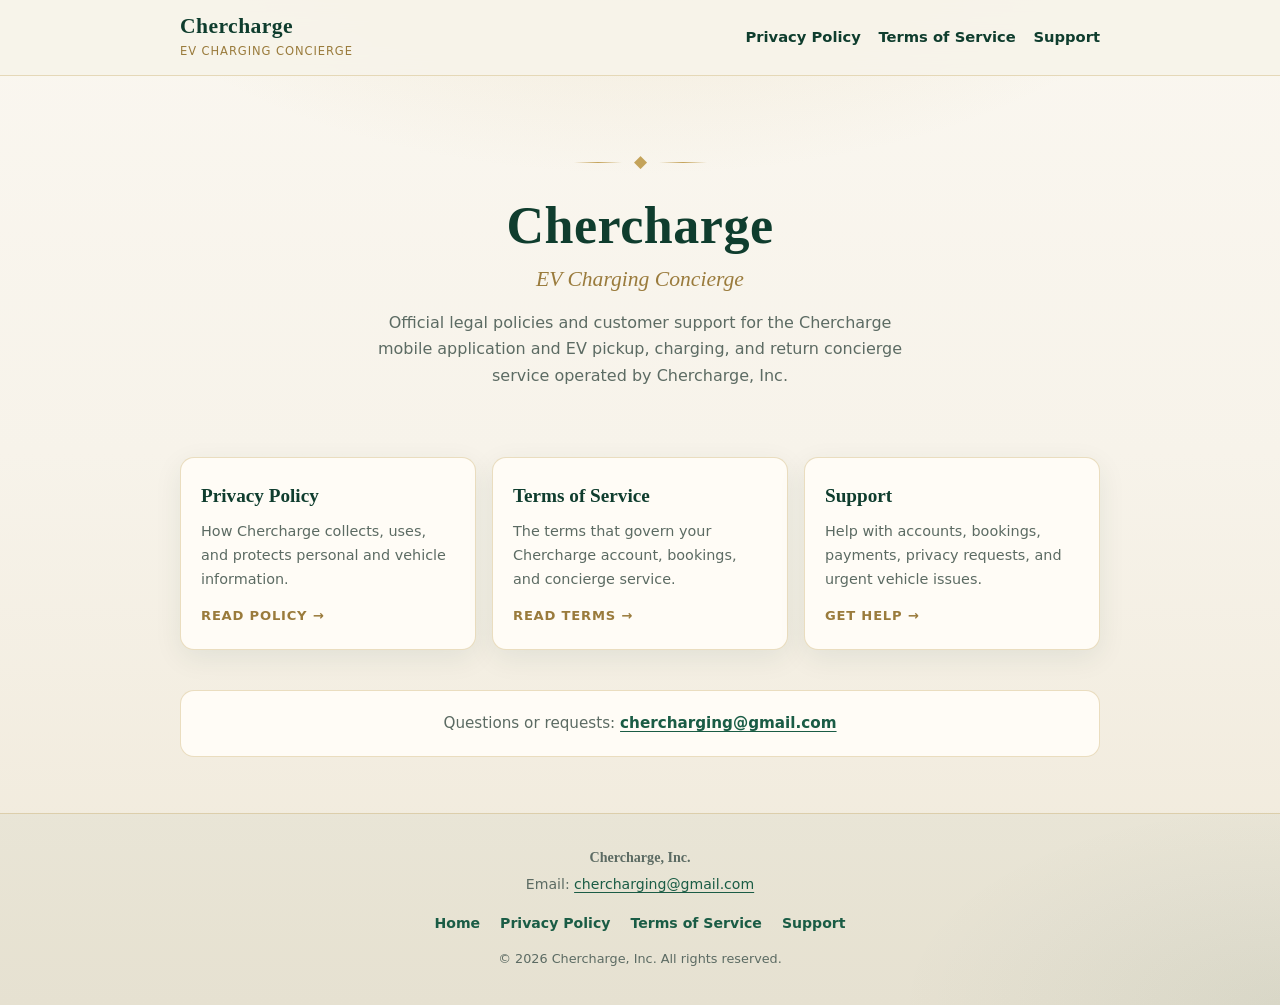
<file: index.html>
<!DOCTYPE html>
<html lang="en">
<head>
  <meta charset="utf-8">
  <meta name="viewport" content="width=device-width, initial-scale=1">
  <meta name="description" content="Chercharge legal and support portal — Privacy Policy, Terms of Service, and customer support for the EV charging concierge app.">
  <title>Chercharge — Legal &amp; Support</title>
  <link rel="stylesheet" href="css/styles.css">
</head>
<body>
  <header class="site-header">
    <div class="header-inner">
      <a class="brand" href="./">
        <span class="brand-name">Chercharge</span>
        <span class="brand-tag">EV Charging Concierge</span>
      </a>
      <nav class="nav" aria-label="Primary">
        <a href="privacy/">Privacy Policy</a>
        <a href="terms/">Terms of Service</a>
        <a href="support/">Support</a>
      </nav>
    </div>
  </header>

  <main class="home">
    <section class="hero">
      <div class="hero-ornament" aria-hidden="true">◆</div>
      <h1>Chercharge</h1>
      <p class="subtitle">EV Charging Concierge</p>
      <p class="lede">
        Official legal policies and customer support for the Chercharge mobile application
        and EV pickup, charging, and return concierge service operated by Chercharge, Inc.
      </p>
    </section>

    <section class="portal-cards" aria-label="Legal and support pages">
      <a class="portal-card" href="privacy/">
        <h2>Privacy Policy</h2>
        <p>How Chercharge collects, uses, and protects personal and vehicle information.</p>
        <span class="card-cta">Read policy →</span>
      </a>
      <a class="portal-card" href="terms/">
        <h2>Terms of Service</h2>
        <p>The terms that govern your Chercharge account, bookings, and concierge service.</p>
        <span class="card-cta">Read terms →</span>
      </a>
      <a class="portal-card" href="support/">
        <h2>Support</h2>
        <p>Help with accounts, bookings, payments, privacy requests, and urgent vehicle issues.</p>
        <span class="card-cta">Get help →</span>
      </a>
    </section>

    <aside class="home-note">
      <p>
        Questions or requests:
        <a href="mailto:chercharging@gmail.com">chercharging@gmail.com</a>
      </p>
    </aside>
  </main>

  <footer class="site-footer">
    <div class="footer-inner">
      <p class="footer-brand">Chercharge, Inc.</p>
      <p>Email: <a href="mailto:chercharging@gmail.com">chercharging@gmail.com</a></p>
      <nav class="footer-nav" aria-label="Footer">
        <a href="./">Home</a>
        <a href="privacy/">Privacy Policy</a>
        <a href="terms/">Terms of Service</a>
        <a href="support/">Support</a>
      </nav>
      <p class="footer-copy">© 2026 Chercharge, Inc. All rights reserved.</p>
    </div>
  </footer>
</body>
</html>
</file>
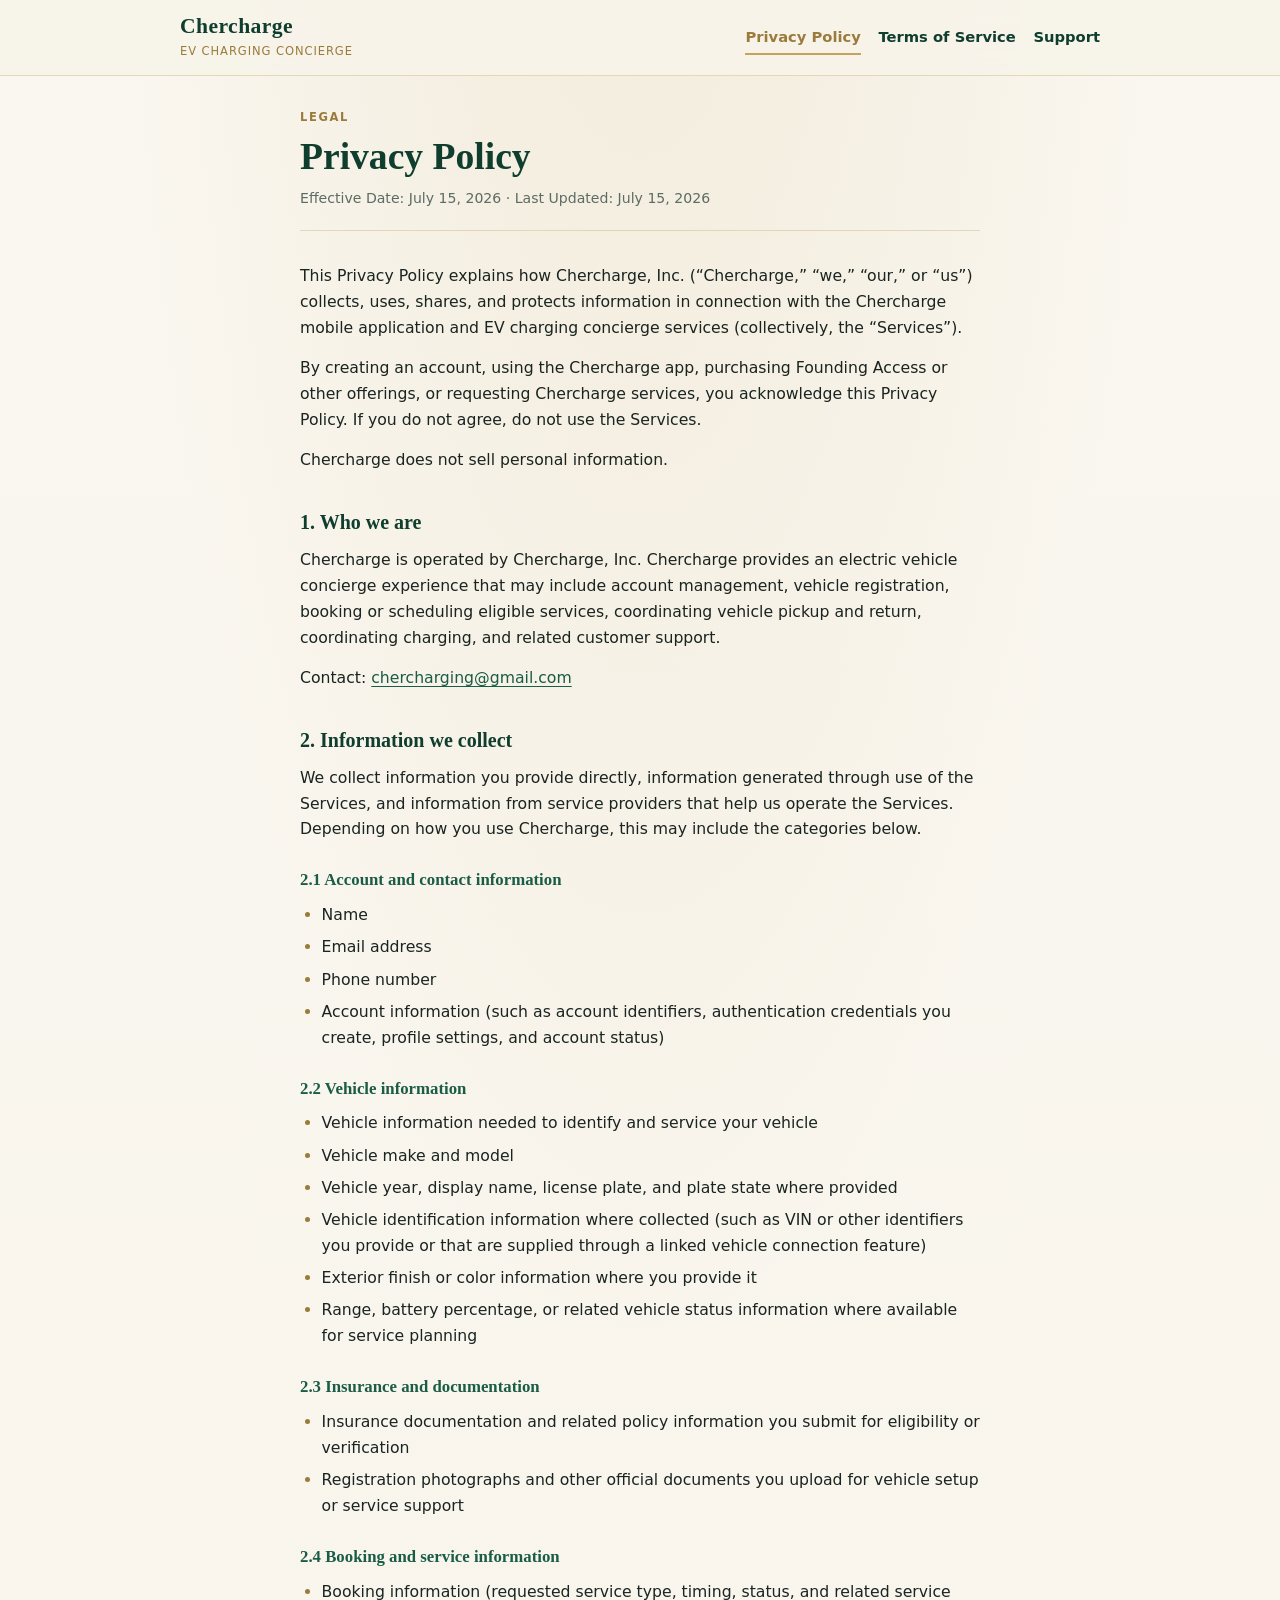
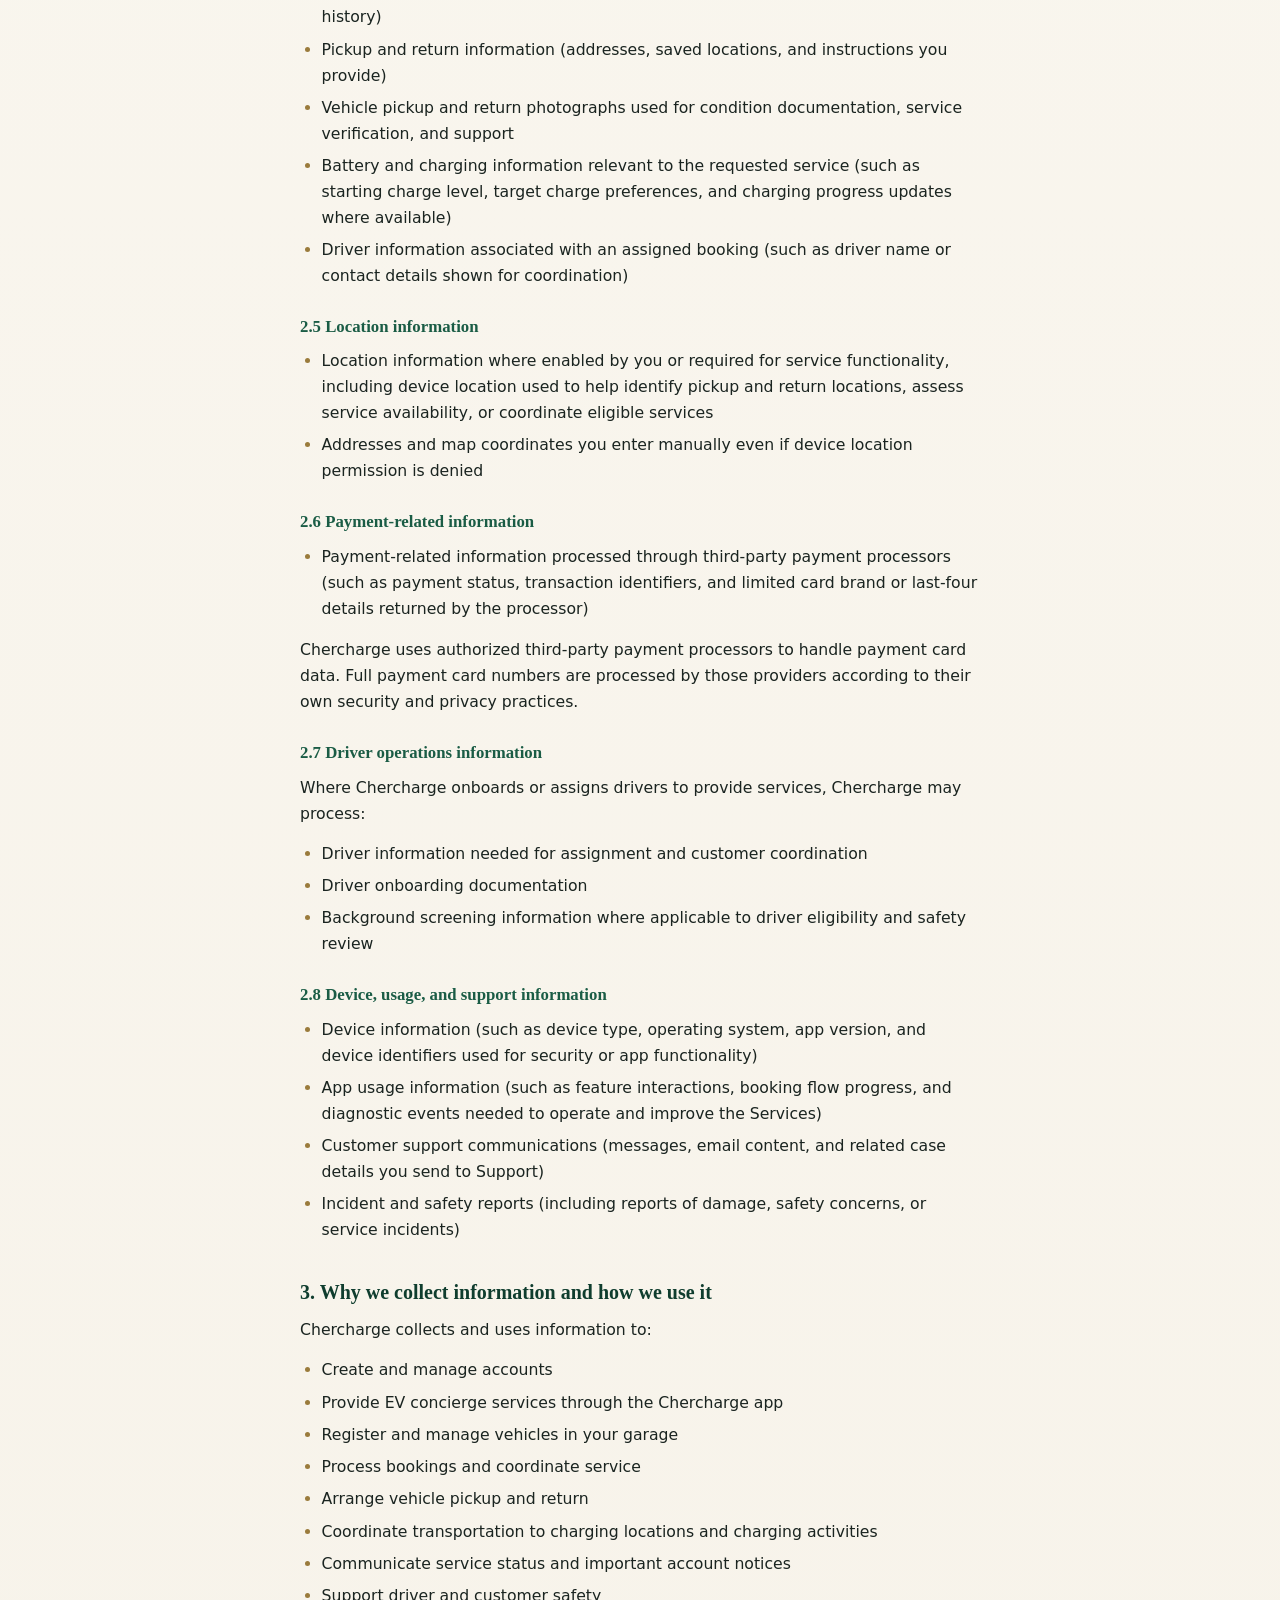
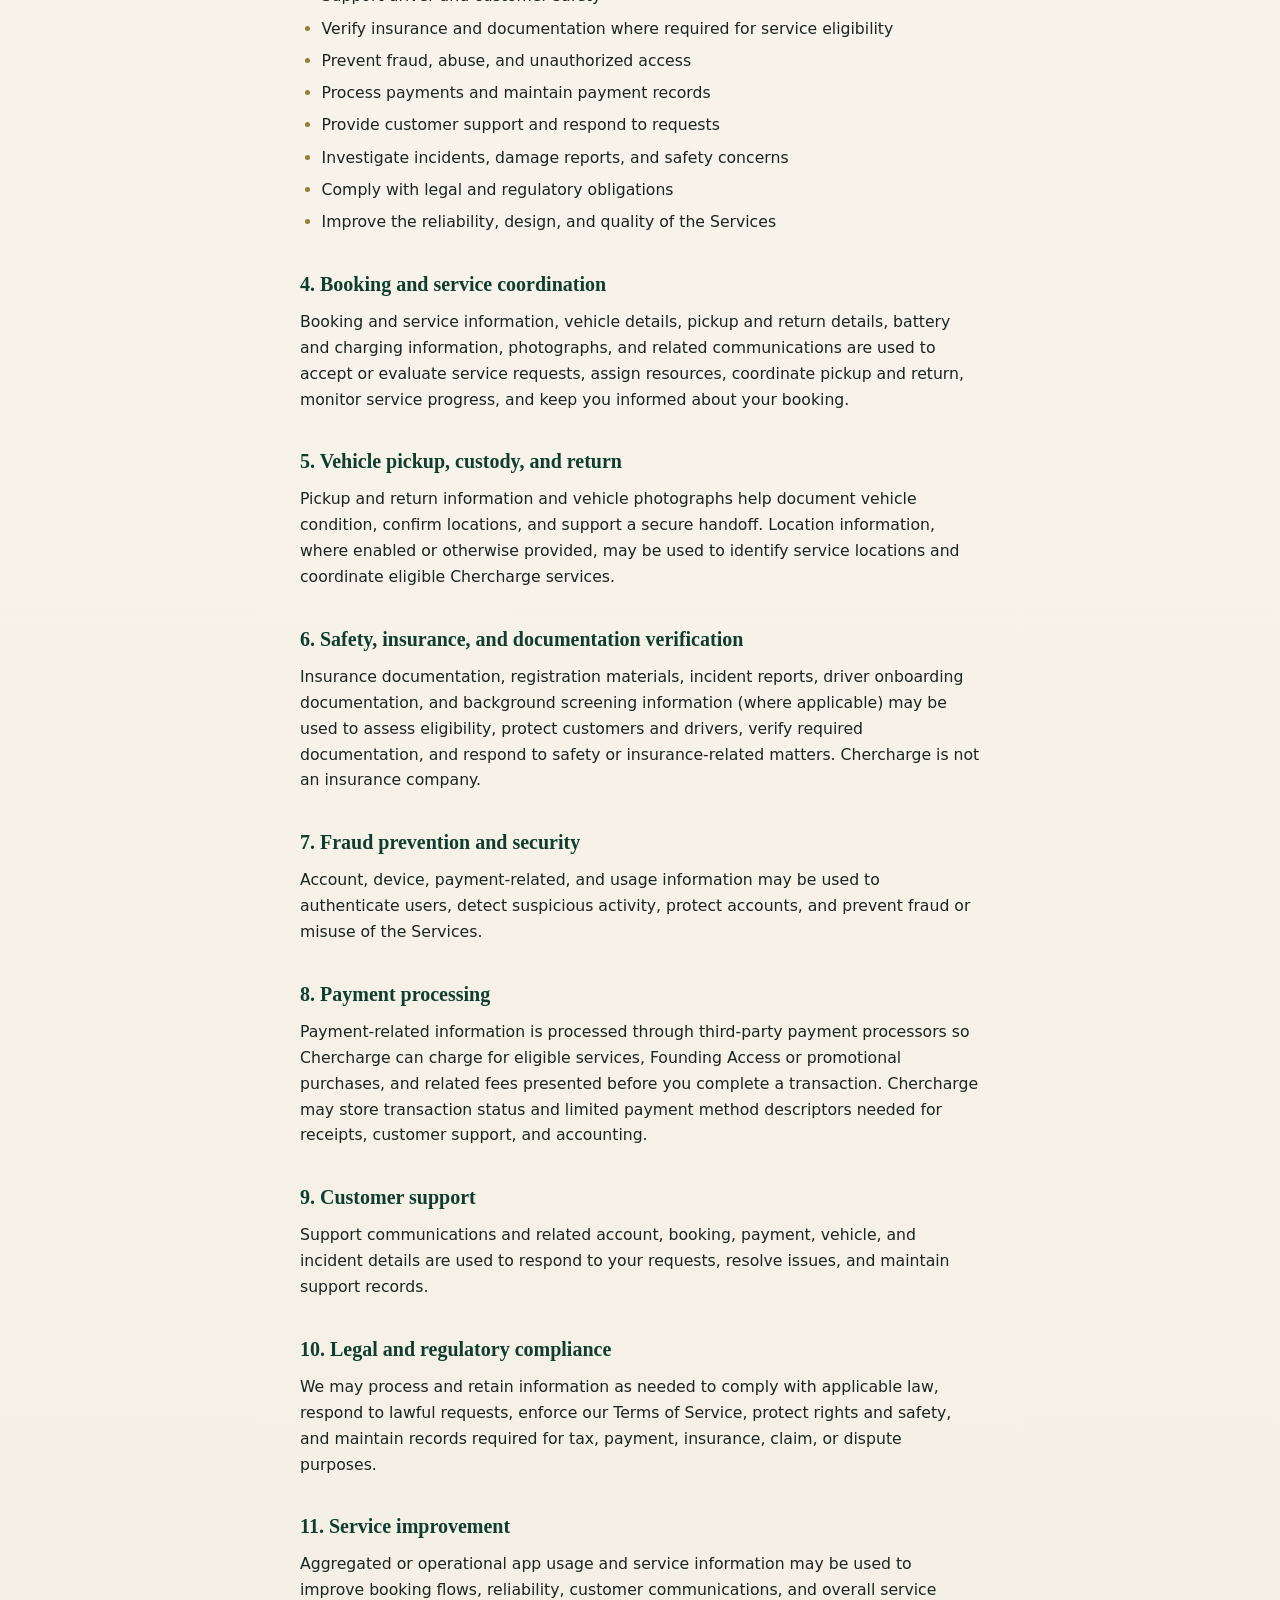
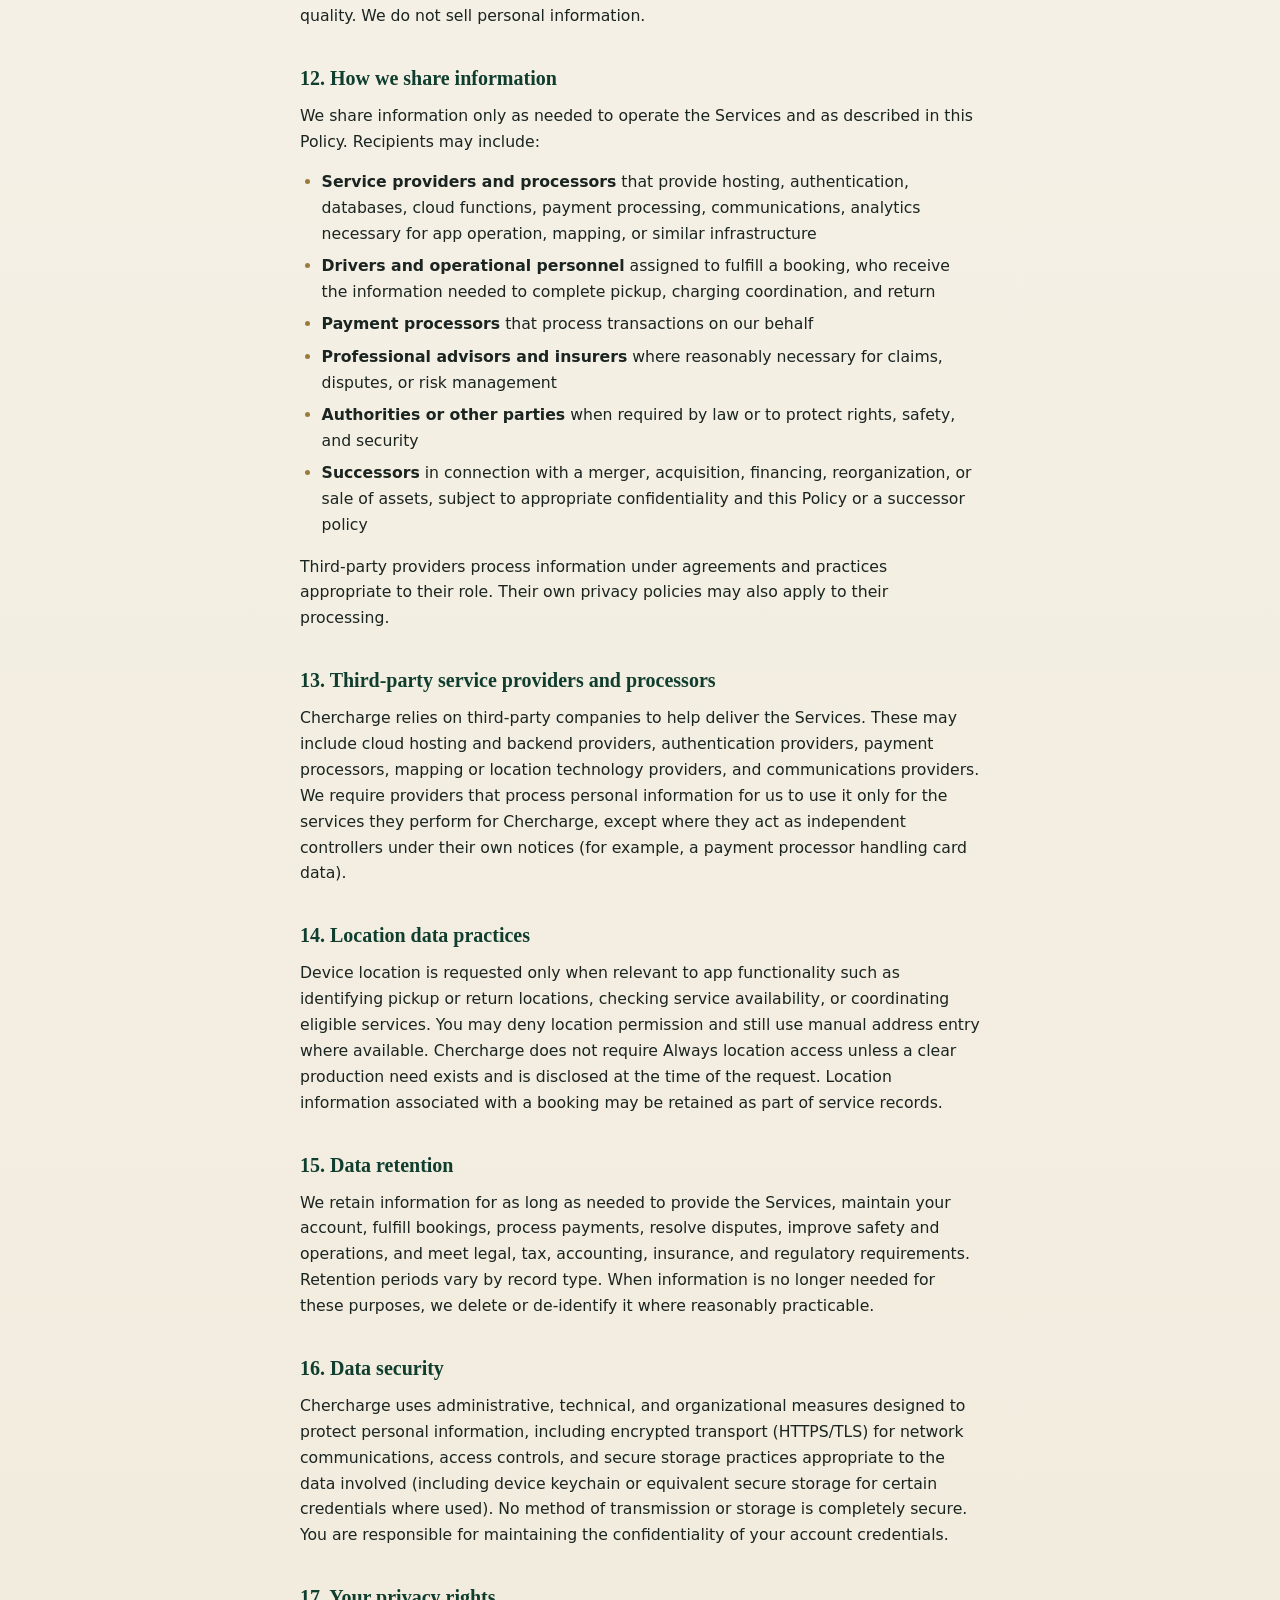
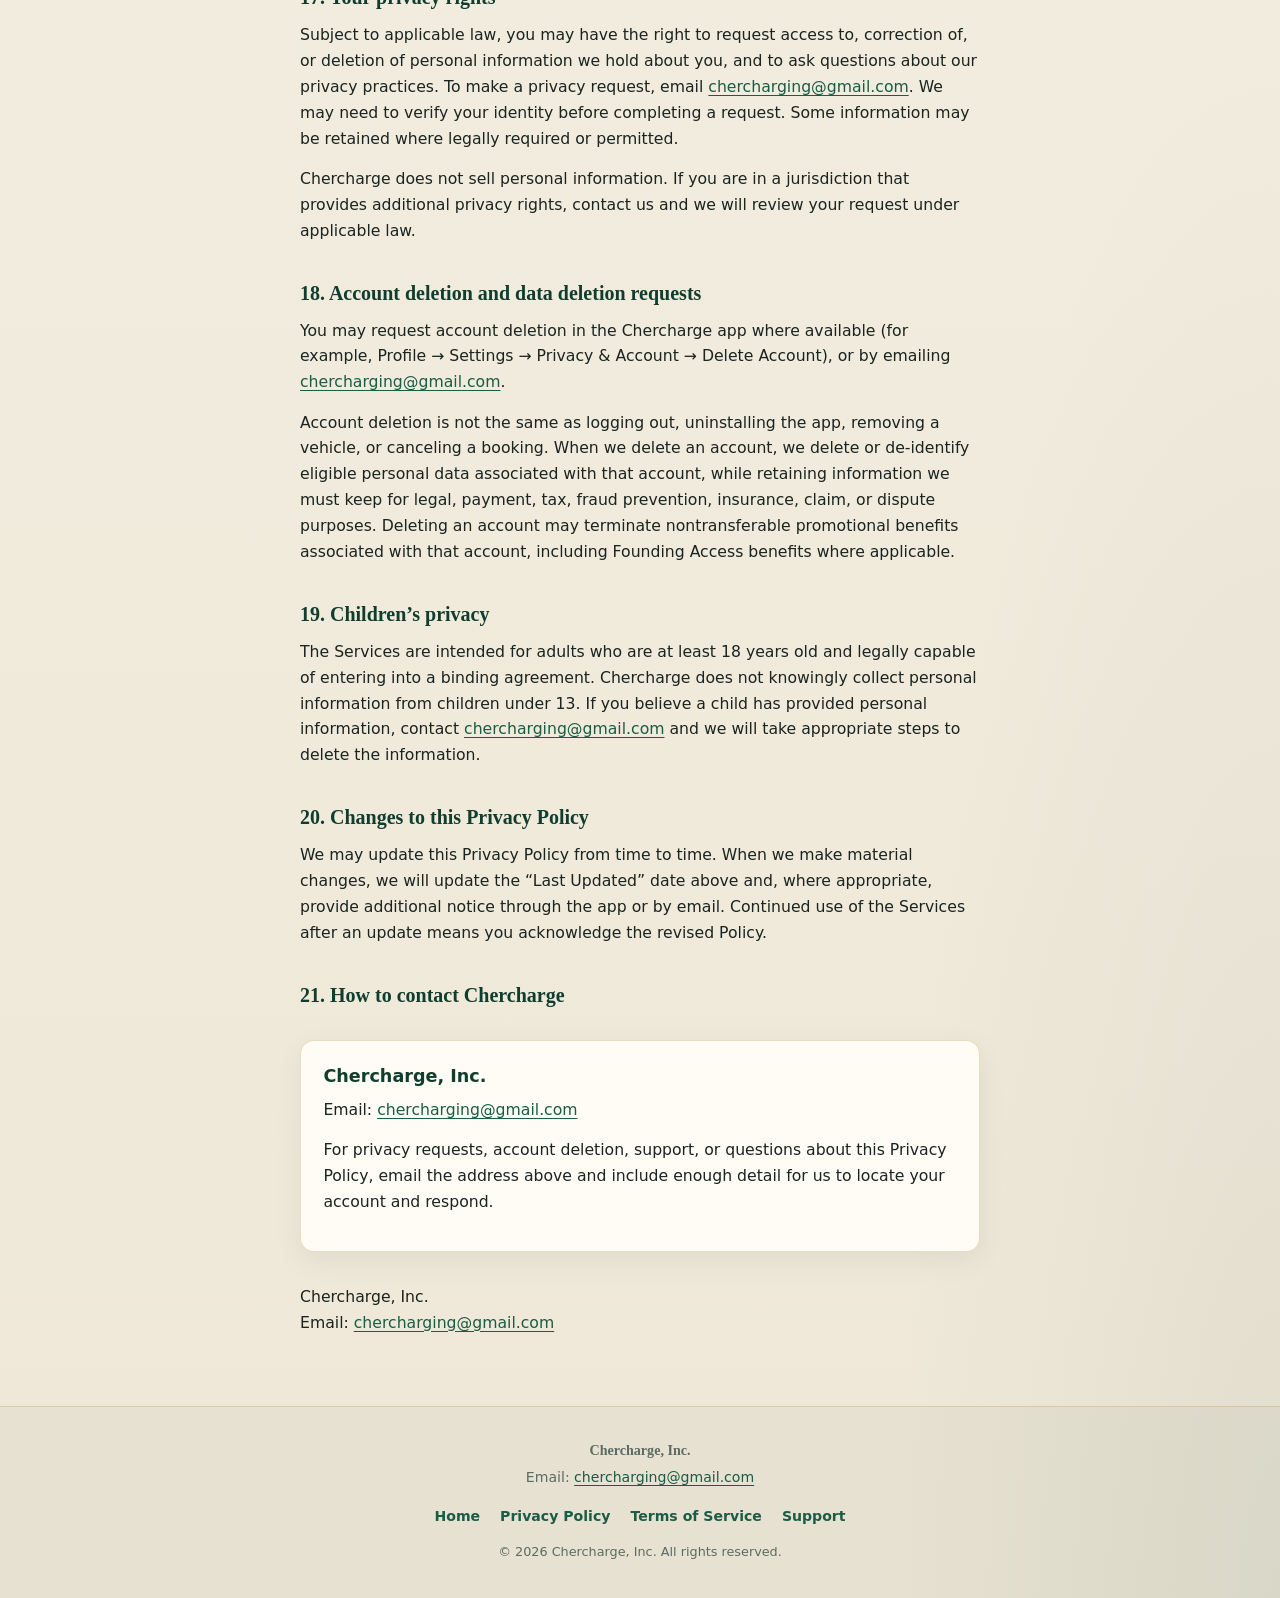
<file: privacy/index.html>
<!DOCTYPE html>
<html lang="en">
<head>
  <meta charset="utf-8">
  <meta name="viewport" content="width=device-width, initial-scale=1">
  <meta name="description" content="Chercharge Privacy Policy — how Chercharge, Inc. collects, uses, and protects information in the EV charging concierge app.">
  <title>Privacy Policy — Chercharge</title>
  <link rel="stylesheet" href="../css/styles.css">
</head>
<body>
  <header class="site-header">
    <div class="header-inner">
      <a class="brand" href="../">
        <span class="brand-name">Chercharge</span>
        <span class="brand-tag">EV Charging Concierge</span>
      </a>
      <nav class="nav" aria-label="Primary">
        <a href="./" aria-current="page">Privacy Policy</a>
        <a href="../terms/">Terms of Service</a>
        <a href="../support/">Support</a>
      </nav>
    </div>
  </header>

  <main>
    <header class="page-header">
      <p class="eyebrow">Legal</p>
      <h1>Privacy Policy</h1>
      <p class="page-meta">Effective Date: July 15, 2026 · Last Updated: July 15, 2026</p>
    </header>

    <article class="legal-body">
      <p>
        This Privacy Policy explains how Chercharge, Inc. (“Chercharge,” “we,” “our,” or “us”)
        collects, uses, shares, and protects information in connection with the Chercharge mobile
        application and EV charging concierge services (collectively, the “Services”).
      </p>
      <p>
        By creating an account, using the Chercharge app, purchasing Founding Access or other
        offerings, or requesting Chercharge services, you acknowledge this Privacy Policy. If you do
        not agree, do not use the Services.
      </p>
      <p>
        Chercharge does not sell personal information.
      </p>

      <h2>1. Who we are</h2>
      <p>
        Chercharge is operated by Chercharge, Inc. Chercharge provides an electric vehicle concierge
        experience that may include account management, vehicle registration, booking or scheduling
        eligible services, coordinating vehicle pickup and return, coordinating charging, and related
        customer support.
      </p>
      <p>
        Contact: <a href="mailto:chercharging@gmail.com">chercharging@gmail.com</a>
      </p>

      <h2>2. Information we collect</h2>
      <p>
        We collect information you provide directly, information generated through use of the
        Services, and information from service providers that help us operate the Services. Depending
        on how you use Chercharge, this may include the categories below.
      </p>

      <h3>2.1 Account and contact information</h3>
      <ul>
        <li>Name</li>
        <li>Email address</li>
        <li>Phone number</li>
        <li>Account information (such as account identifiers, authentication credentials you create, profile settings, and account status)</li>
      </ul>

      <h3>2.2 Vehicle information</h3>
      <ul>
        <li>Vehicle information needed to identify and service your vehicle</li>
        <li>Vehicle make and model</li>
        <li>Vehicle year, display name, license plate, and plate state where provided</li>
        <li>Vehicle identification information where collected (such as VIN or other identifiers you provide or that are supplied through a linked vehicle connection feature)</li>
        <li>Exterior finish or color information where you provide it</li>
        <li>Range, battery percentage, or related vehicle status information where available for service planning</li>
      </ul>

      <h3>2.3 Insurance and documentation</h3>
      <ul>
        <li>Insurance documentation and related policy information you submit for eligibility or verification</li>
        <li>Registration photographs and other official documents you upload for vehicle setup or service support</li>
      </ul>

      <h3>2.4 Booking and service information</h3>
      <ul>
        <li>Booking information (requested service type, timing, status, and related service history)</li>
        <li>Pickup and return information (addresses, saved locations, and instructions you provide)</li>
        <li>Vehicle pickup and return photographs used for condition documentation, service verification, and support</li>
        <li>Battery and charging information relevant to the requested service (such as starting charge level, target charge preferences, and charging progress updates where available)</li>
        <li>Driver information associated with an assigned booking (such as driver name or contact details shown for coordination)</li>
      </ul>

      <h3>2.5 Location information</h3>
      <ul>
        <li>Location information where enabled by you or required for service functionality, including device location used to help identify pickup and return locations, assess service availability, or coordinate eligible services</li>
        <li>Addresses and map coordinates you enter manually even if device location permission is denied</li>
      </ul>

      <h3>2.6 Payment-related information</h3>
      <ul>
        <li>Payment-related information processed through third-party payment processors (such as payment status, transaction identifiers, and limited card brand or last-four details returned by the processor)</li>
      </ul>
      <p>
        Chercharge uses authorized third-party payment processors to handle payment card data. Full
        payment card numbers are processed by those providers according to their own security and
        privacy practices.
      </p>

      <h3>2.7 Driver operations information</h3>
      <p>
        Where Chercharge onboards or assigns drivers to provide services, Chercharge may process:
      </p>
      <ul>
        <li>Driver information needed for assignment and customer coordination</li>
        <li>Driver onboarding documentation</li>
        <li>Background screening information where applicable to driver eligibility and safety review</li>
      </ul>

      <h3>2.8 Device, usage, and support information</h3>
      <ul>
        <li>Device information (such as device type, operating system, app version, and device identifiers used for security or app functionality)</li>
        <li>App usage information (such as feature interactions, booking flow progress, and diagnostic events needed to operate and improve the Services)</li>
        <li>Customer support communications (messages, email content, and related case details you send to Support)</li>
        <li>Incident and safety reports (including reports of damage, safety concerns, or service incidents)</li>
      </ul>

      <h2>3. Why we collect information and how we use it</h2>
      <p>Chercharge collects and uses information to:</p>
      <ul>
        <li>Create and manage accounts</li>
        <li>Provide EV concierge services through the Chercharge app</li>
        <li>Register and manage vehicles in your garage</li>
        <li>Process bookings and coordinate service</li>
        <li>Arrange vehicle pickup and return</li>
        <li>Coordinate transportation to charging locations and charging activities</li>
        <li>Communicate service status and important account notices</li>
        <li>Support driver and customer safety</li>
        <li>Verify insurance and documentation where required for service eligibility</li>
        <li>Prevent fraud, abuse, and unauthorized access</li>
        <li>Process payments and maintain payment records</li>
        <li>Provide customer support and respond to requests</li>
        <li>Investigate incidents, damage reports, and safety concerns</li>
        <li>Comply with legal and regulatory obligations</li>
        <li>Improve the reliability, design, and quality of the Services</li>
      </ul>

      <h2>4. Booking and service coordination</h2>
      <p>
        Booking and service information, vehicle details, pickup and return details, battery and
        charging information, photographs, and related communications are used to accept or evaluate
        service requests, assign resources, coordinate pickup and return, monitor service progress,
        and keep you informed about your booking.
      </p>

      <h2>5. Vehicle pickup, custody, and return</h2>
      <p>
        Pickup and return information and vehicle photographs help document vehicle condition,
        confirm locations, and support a secure handoff. Location information, where enabled or
        otherwise provided, may be used to identify service locations and coordinate eligible
        Chercharge services.
      </p>

      <h2>6. Safety, insurance, and documentation verification</h2>
      <p>
        Insurance documentation, registration materials, incident reports, driver onboarding
        documentation, and background screening information (where applicable) may be used to assess
        eligibility, protect customers and drivers, verify required documentation, and respond to
        safety or insurance-related matters. Chercharge is not an insurance company.
      </p>

      <h2>7. Fraud prevention and security</h2>
      <p>
        Account, device, payment-related, and usage information may be used to authenticate users,
        detect suspicious activity, protect accounts, and prevent fraud or misuse of the Services.
      </p>

      <h2>8. Payment processing</h2>
      <p>
        Payment-related information is processed through third-party payment processors so Chercharge
        can charge for eligible services, Founding Access or promotional purchases, and related fees
        presented before you complete a transaction. Chercharge may store transaction status and
        limited payment method descriptors needed for receipts, customer support, and accounting.
      </p>

      <h2>9. Customer support</h2>
      <p>
        Support communications and related account, booking, payment, vehicle, and incident details
        are used to respond to your requests, resolve issues, and maintain support records.
      </p>

      <h2>10. Legal and regulatory compliance</h2>
      <p>
        We may process and retain information as needed to comply with applicable law, respond to
        lawful requests, enforce our Terms of Service, protect rights and safety, and maintain records
        required for tax, payment, insurance, claim, or dispute purposes.
      </p>

      <h2>11. Service improvement</h2>
      <p>
        Aggregated or operational app usage and service information may be used to improve booking
        flows, reliability, customer communications, and overall service quality. We do not sell
        personal information.
      </p>

      <h2>12. How we share information</h2>
      <p>
        We share information only as needed to operate the Services and as described in this Policy.
        Recipients may include:
      </p>
      <ul>
        <li><strong>Service providers and processors</strong> that provide hosting, authentication, databases, cloud functions, payment processing, communications, analytics necessary for app operation, mapping, or similar infrastructure</li>
        <li><strong>Drivers and operational personnel</strong> assigned to fulfill a booking, who receive the information needed to complete pickup, charging coordination, and return</li>
        <li><strong>Payment processors</strong> that process transactions on our behalf</li>
        <li><strong>Professional advisors and insurers</strong> where reasonably necessary for claims, disputes, or risk management</li>
        <li><strong>Authorities or other parties</strong> when required by law or to protect rights, safety, and security</li>
        <li><strong>Successors</strong> in connection with a merger, acquisition, financing, reorganization, or sale of assets, subject to appropriate confidentiality and this Policy or a successor policy</li>
      </ul>
      <p>
        Third-party providers process information under agreements and practices appropriate to their
        role. Their own privacy policies may also apply to their processing.
      </p>

      <h2>13. Third-party service providers and processors</h2>
      <p>
        Chercharge relies on third-party companies to help deliver the Services. These may include
        cloud hosting and backend providers, authentication providers, payment processors, mapping or
        location technology providers, and communications providers. We require providers that process
        personal information for us to use it only for the services they perform for Chercharge, except
        where they act as independent controllers under their own notices (for example, a payment
        processor handling card data).
      </p>

      <h2>14. Location data practices</h2>
      <p>
        Device location is requested only when relevant to app functionality such as identifying
        pickup or return locations, checking service availability, or coordinating eligible services.
        You may deny location permission and still use manual address entry where available. Chercharge
        does not require Always location access unless a clear production need exists and is disclosed
        at the time of the request. Location information associated with a booking may be retained as
        part of service records.
      </p>

      <h2>15. Data retention</h2>
      <p>
        We retain information for as long as needed to provide the Services, maintain your account,
        fulfill bookings, process payments, resolve disputes, improve safety and operations, and meet
        legal, tax, accounting, insurance, and regulatory requirements. Retention periods vary by
        record type. When information is no longer needed for these purposes, we delete or de-identify
        it where reasonably practicable.
      </p>

      <h2>16. Data security</h2>
      <p>
        Chercharge uses administrative, technical, and organizational measures designed to protect
        personal information, including encrypted transport (HTTPS/TLS) for network communications,
        access controls, and secure storage practices appropriate to the data involved (including
        device keychain or equivalent secure storage for certain credentials where used). No method of
        transmission or storage is completely secure. You are responsible for maintaining the
        confidentiality of your account credentials.
      </p>

      <h2>17. Your privacy rights</h2>
      <p>
        Subject to applicable law, you may have the right to request access to, correction of, or
        deletion of personal information we hold about you, and to ask questions about our privacy
        practices. To make a privacy request, email
        <a href="mailto:chercharging@gmail.com">chercharging@gmail.com</a>.
        We may need to verify your identity before completing a request. Some information may be
        retained where legally required or permitted.
      </p>
      <p>
        Chercharge does not sell personal information. If you are in a jurisdiction that provides
        additional privacy rights, contact us and we will review your request under applicable law.
      </p>

      <h2>18. Account deletion and data deletion requests</h2>
      <p>
        You may request account deletion in the Chercharge app where available (for example, Profile →
        Settings → Privacy &amp; Account → Delete Account), or by emailing
        <a href="mailto:chercharging@gmail.com">chercharging@gmail.com</a>.
      </p>
      <p>
        Account deletion is not the same as logging out, uninstalling the app, removing a vehicle, or
        canceling a booking. When we delete an account, we delete or de-identify eligible personal data
        associated with that account, while retaining information we must keep for legal, payment, tax,
        fraud prevention, insurance, claim, or dispute purposes. Deleting an account may terminate
        nontransferable promotional benefits associated with that account, including Founding Access
        benefits where applicable.
      </p>

      <h2>19. Children’s privacy</h2>
      <p>
        The Services are intended for adults who are at least 18 years old and legally capable of
        entering into a binding agreement. Chercharge does not knowingly collect personal information
        from children under 13. If you believe a child has provided personal information, contact
        <a href="mailto:chercharging@gmail.com">chercharging@gmail.com</a> and we will take appropriate steps
        to delete the information.
      </p>

      <h2>20. Changes to this Privacy Policy</h2>
      <p>
        We may update this Privacy Policy from time to time. When we make material changes, we will
        update the “Last Updated” date above and, where appropriate, provide additional notice through
        the app or by email. Continued use of the Services after an update means you acknowledge the
        revised Policy.
      </p>

      <h2>21. How to contact Chercharge</h2>
      <section class="contact-block">
        <p class="company">Chercharge, Inc.</p>
        <p>Email: <a href="mailto:chercharging@gmail.com">chercharging@gmail.com</a></p>
        <p>
          For privacy requests, account deletion, support, or questions about this Privacy Policy,
          email the address above and include enough detail for us to locate your account and respond.
        </p>
      </section>

      <p style="margin-top: 2rem;">
        Chercharge, Inc.<br>
        Email: <a href="mailto:chercharging@gmail.com">chercharging@gmail.com</a>
      </p>
    </article>
  </main>

  <footer class="site-footer">
    <div class="footer-inner">
      <p class="footer-brand">Chercharge, Inc.</p>
      <p>Email: <a href="mailto:chercharging@gmail.com">chercharging@gmail.com</a></p>
      <nav class="footer-nav" aria-label="Footer">
        <a href="../">Home</a>
        <a href="./">Privacy Policy</a>
        <a href="../terms/">Terms of Service</a>
        <a href="../support/">Support</a>
      </nav>
      <p class="footer-copy">© 2026 Chercharge, Inc. All rights reserved.</p>
    </div>
  </footer>
</body>
</html>
</file>
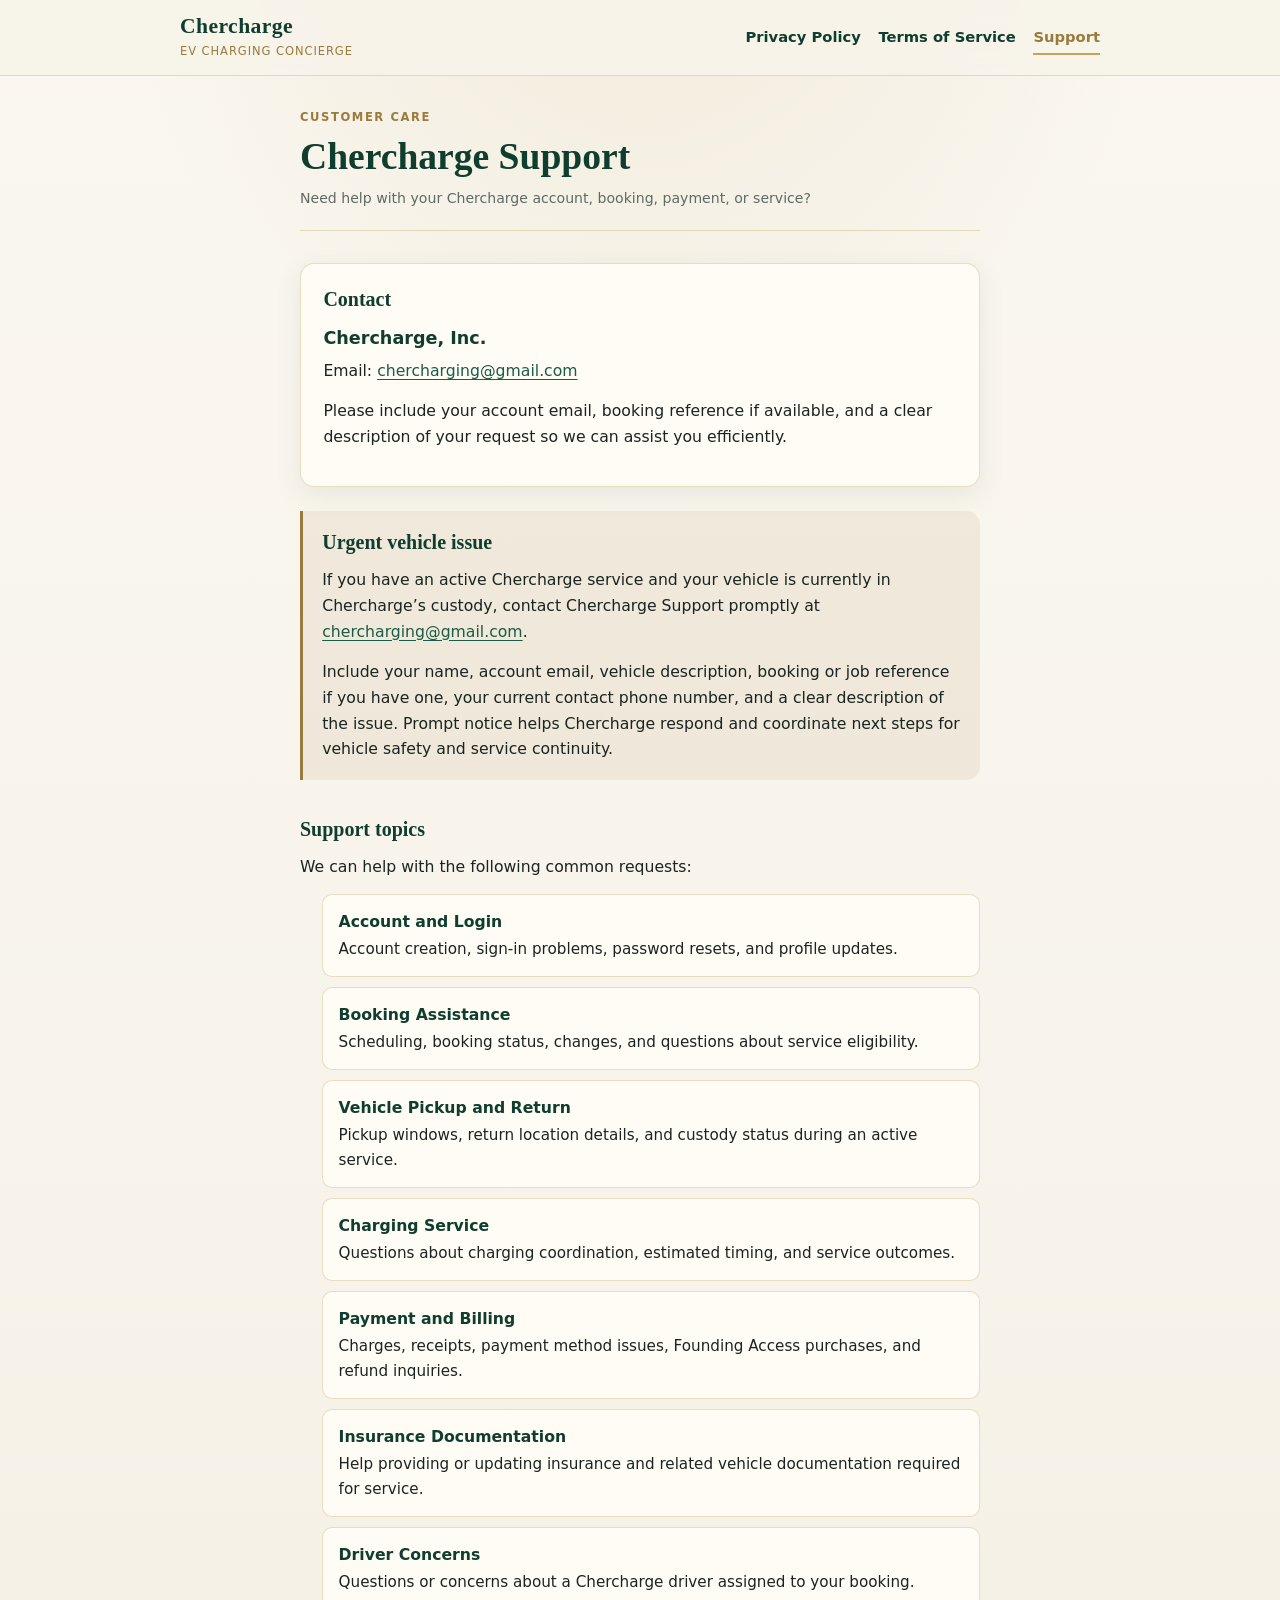
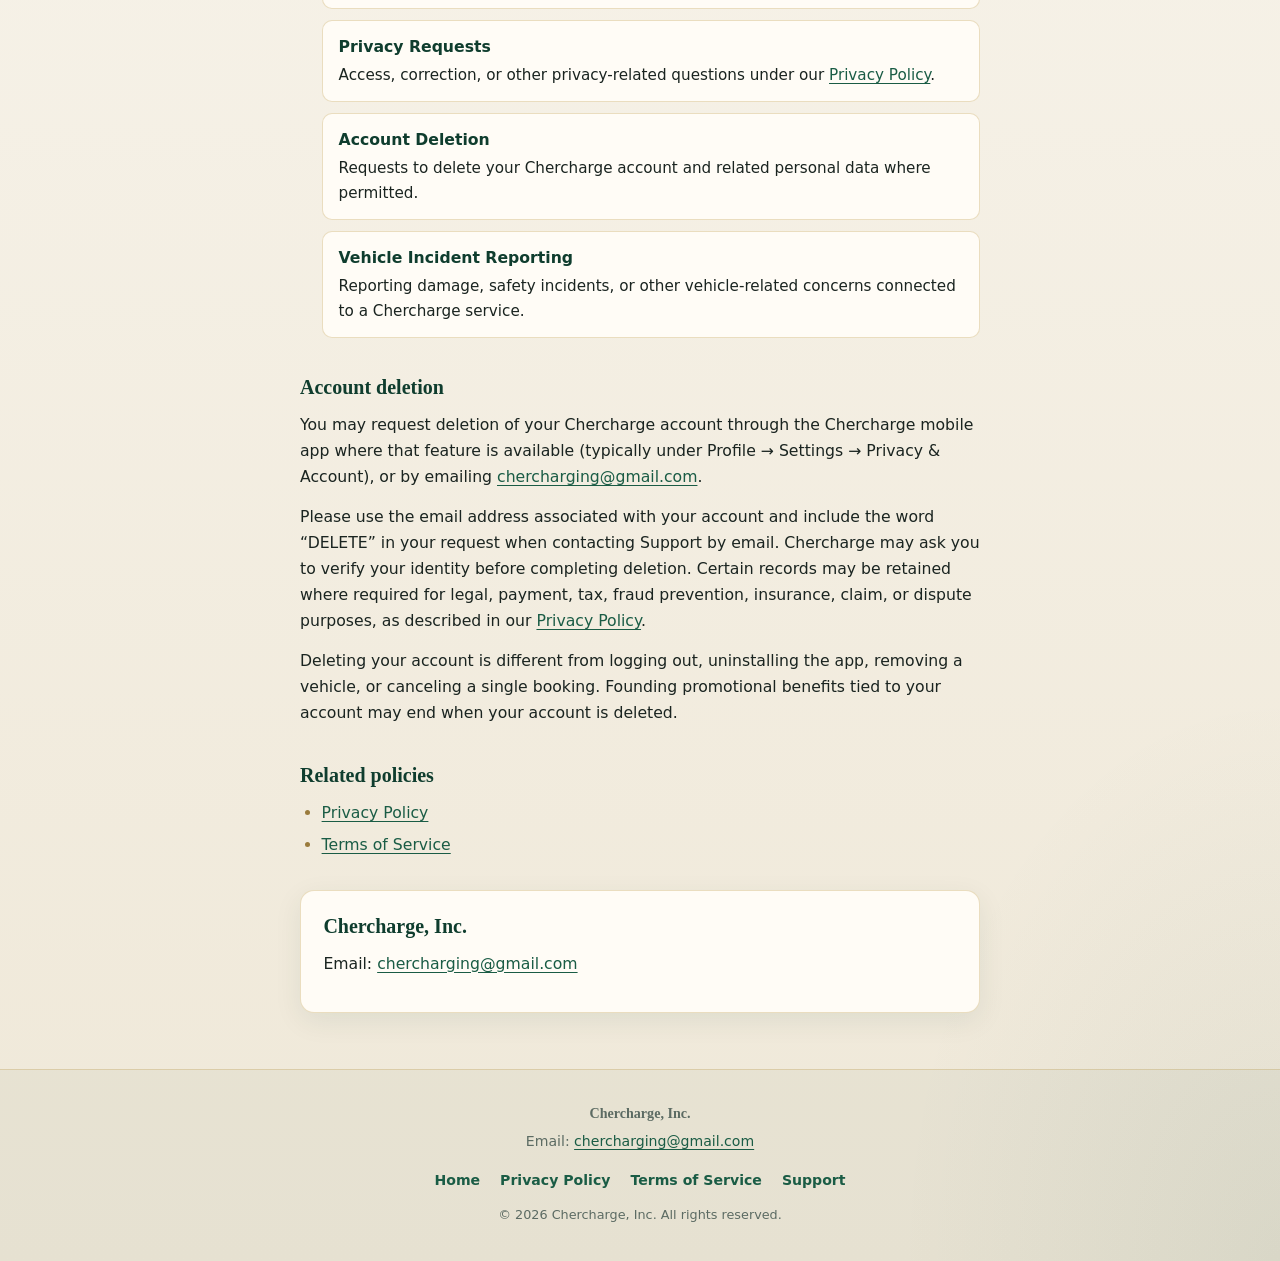
<file: support/index.html>
<!DOCTYPE html>
<html lang="en">
<head>
  <meta charset="utf-8">
  <meta name="viewport" content="width=device-width, initial-scale=1">
  <meta name="description" content="Chercharge Support — help with accounts, bookings, payments, privacy requests, and urgent vehicle issues.">
  <title>Support — Chercharge</title>
  <link rel="stylesheet" href="../css/styles.css">
</head>
<body>
  <header class="site-header">
    <div class="header-inner">
      <a class="brand" href="../">
        <span class="brand-name">Chercharge</span>
        <span class="brand-tag">EV Charging Concierge</span>
      </a>
      <nav class="nav" aria-label="Primary">
        <a href="../privacy/">Privacy Policy</a>
        <a href="../terms/">Terms of Service</a>
        <a href="./" aria-current="page">Support</a>
      </nav>
    </div>
  </header>

  <main>
    <header class="page-header">
      <p class="eyebrow">Customer care</p>
      <h1>Chercharge Support</h1>
      <p class="page-meta">Need help with your Chercharge account, booking, payment, or service?</p>
    </header>

    <article class="legal-body">
      <section class="contact-block" aria-labelledby="contact-heading">
        <h2 id="contact-heading">Contact</h2>
        <p class="company">Chercharge, Inc.</p>
        <p>
          Email:
          <a href="mailto:chercharging@gmail.com">chercharging@gmail.com</a>
        </p>
        <p>
          Please include your account email, booking reference if available, and a clear description
          of your request so we can assist you efficiently.
        </p>
      </section>

      <div class="callout urgent">
        <h2>Urgent vehicle issue</h2>
        <p>
          If you have an active Chercharge service and your vehicle is currently in Chercharge’s
          custody, contact Chercharge Support promptly at
          <a href="mailto:chercharging@gmail.com">chercharging@gmail.com</a>.
        </p>
        <p>
          Include your name, account email, vehicle description, booking or job reference if you
          have one, your current contact phone number, and a clear description of the issue.
          Prompt notice helps Chercharge respond and coordinate next steps for vehicle safety and
          service continuity.
        </p>
      </div>

      <h2>Support topics</h2>
      <p>We can help with the following common requests:</p>
      <ul class="topic-list">
        <li>
          <strong>Account and Login</strong>
          Account creation, sign-in problems, password resets, and profile updates.
        </li>
        <li>
          <strong>Booking Assistance</strong>
          Scheduling, booking status, changes, and questions about service eligibility.
        </li>
        <li>
          <strong>Vehicle Pickup and Return</strong>
          Pickup windows, return location details, and custody status during an active service.
        </li>
        <li>
          <strong>Charging Service</strong>
          Questions about charging coordination, estimated timing, and service outcomes.
        </li>
        <li>
          <strong>Payment and Billing</strong>
          Charges, receipts, payment method issues, Founding Access purchases, and refund inquiries.
        </li>
        <li>
          <strong>Insurance Documentation</strong>
          Help providing or updating insurance and related vehicle documentation required for service.
        </li>
        <li>
          <strong>Driver Concerns</strong>
          Questions or concerns about a Chercharge driver assigned to your booking.
        </li>
        <li>
          <strong>Privacy Requests</strong>
          Access, correction, or other privacy-related questions under our
          <a href="../privacy/">Privacy Policy</a>.
        </li>
        <li>
          <strong>Account Deletion</strong>
          Requests to delete your Chercharge account and related personal data where permitted.
        </li>
        <li>
          <strong>Vehicle Incident Reporting</strong>
          Reporting damage, safety incidents, or other vehicle-related concerns connected to a Chercharge service.
        </li>
      </ul>

      <h2>Account deletion</h2>
      <p>
        You may request deletion of your Chercharge account through the Chercharge mobile app where
        that feature is available (typically under Profile → Settings → Privacy &amp; Account), or by
        emailing <a href="mailto:chercharging@gmail.com">chercharging@gmail.com</a>.
      </p>
      <p>
        Please use the email address associated with your account and include the word “DELETE” in
        your request when contacting Support by email. Chercharge may ask you to verify your identity
        before completing deletion. Certain records may be retained where required for legal, payment,
        tax, fraud prevention, insurance, claim, or dispute purposes, as described in our
        <a href="../privacy/">Privacy Policy</a>.
      </p>
      <p>
        Deleting your account is different from logging out, uninstalling the app, removing a vehicle,
        or canceling a single booking. Founding promotional benefits tied to your account may end when
        your account is deleted.
      </p>

      <h2>Related policies</h2>
      <ul>
        <li><a href="../privacy/">Privacy Policy</a></li>
        <li><a href="../terms/">Terms of Service</a></li>
      </ul>

      <section class="contact-block">
        <h2>Chercharge, Inc.</h2>
        <p>Email: <a href="mailto:chercharging@gmail.com">chercharging@gmail.com</a></p>
      </section>
    </article>
  </main>

  <footer class="site-footer">
    <div class="footer-inner">
      <p class="footer-brand">Chercharge, Inc.</p>
      <p>Email: <a href="mailto:chercharging@gmail.com">chercharging@gmail.com</a></p>
      <nav class="footer-nav" aria-label="Footer">
        <a href="../">Home</a>
        <a href="../privacy/">Privacy Policy</a>
        <a href="../terms/">Terms of Service</a>
        <a href="./">Support</a>
      </nav>
      <p class="footer-copy">© 2026 Chercharge, Inc. All rights reserved.</p>
    </div>
  </footer>
</body>
</html>
</file>
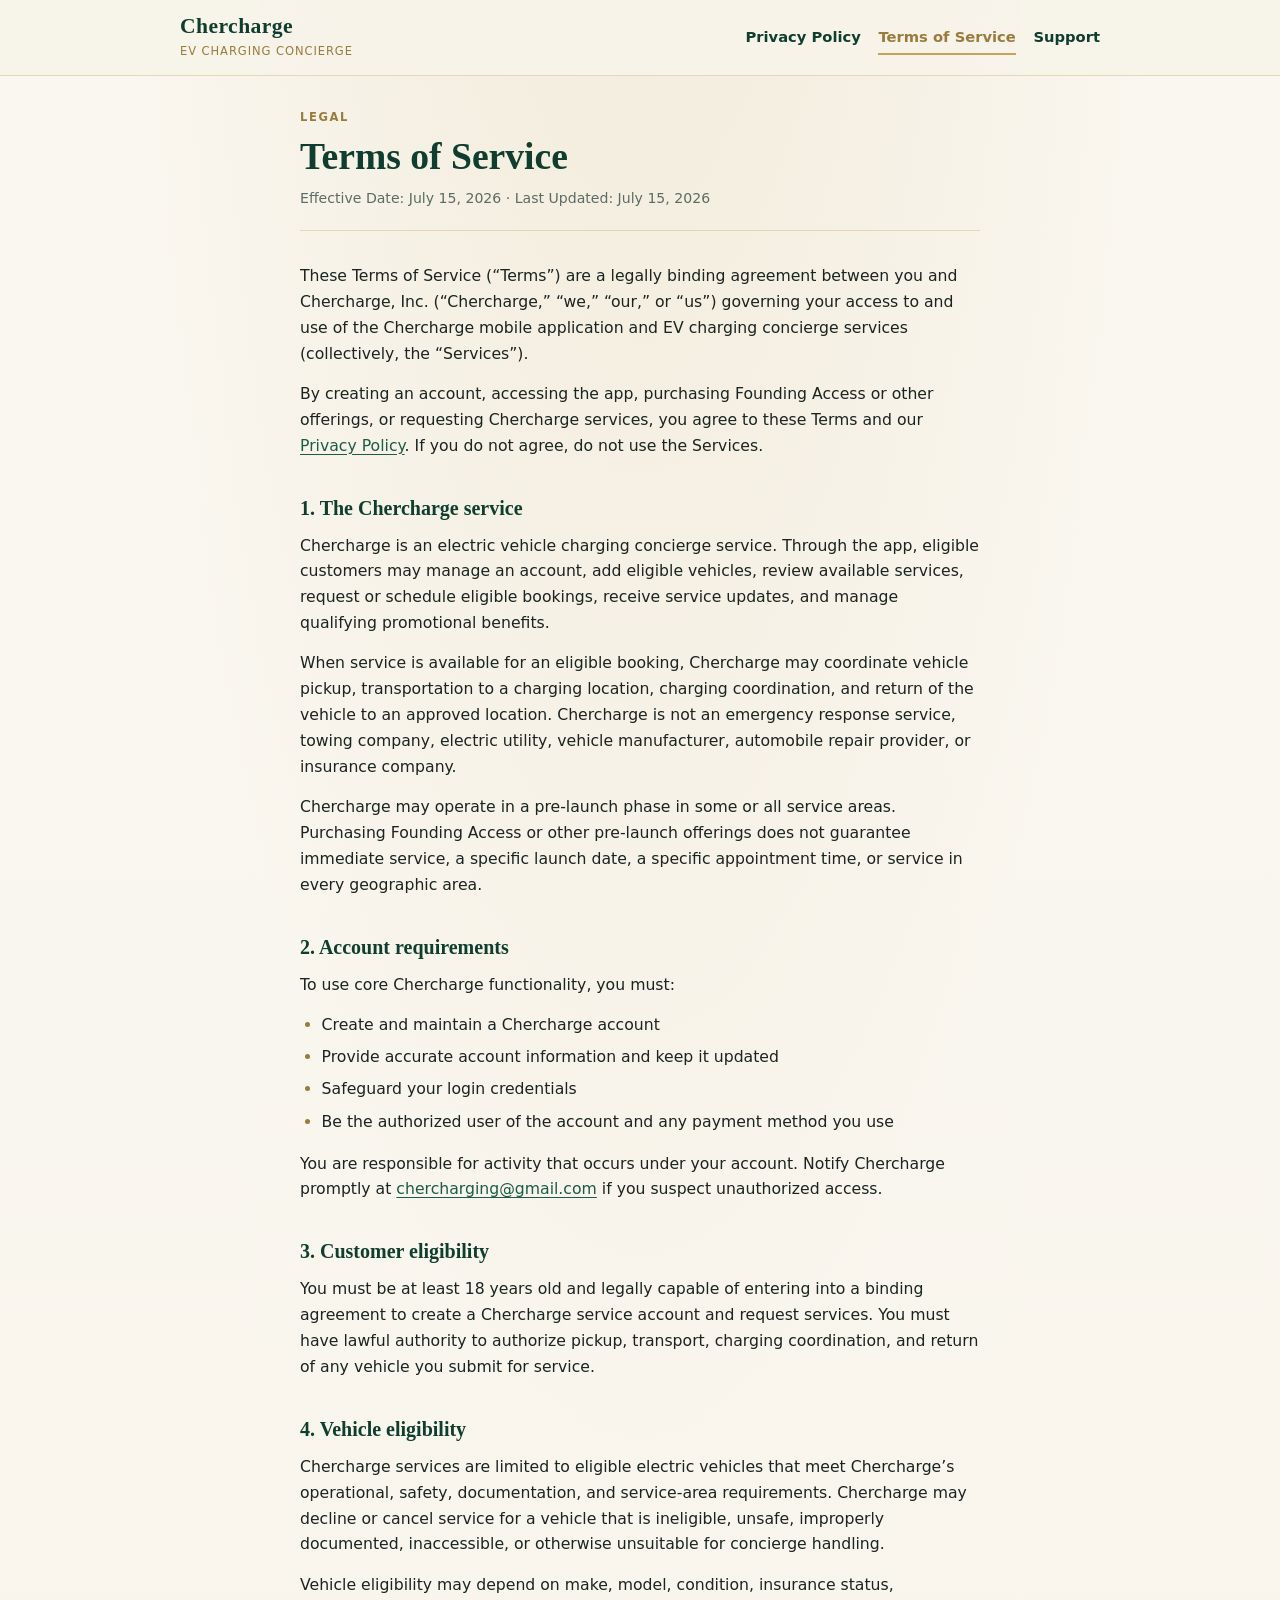
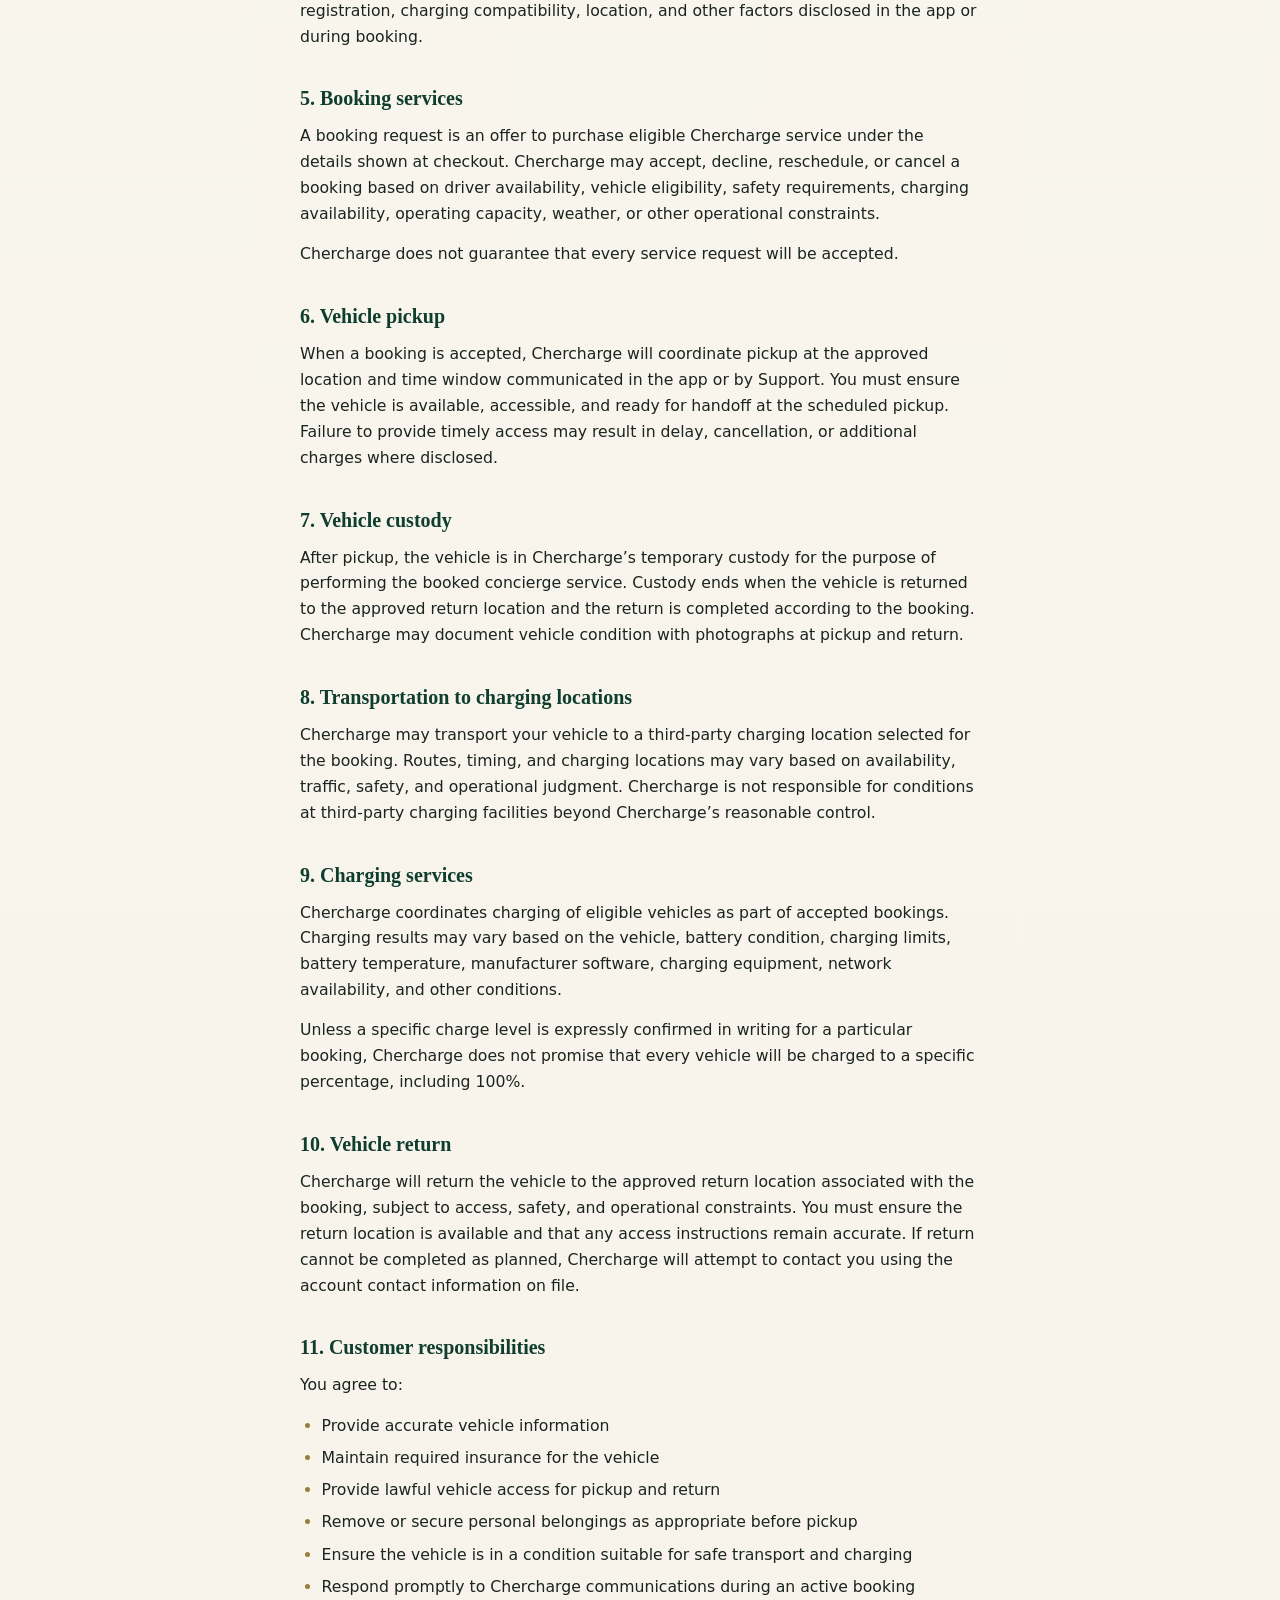
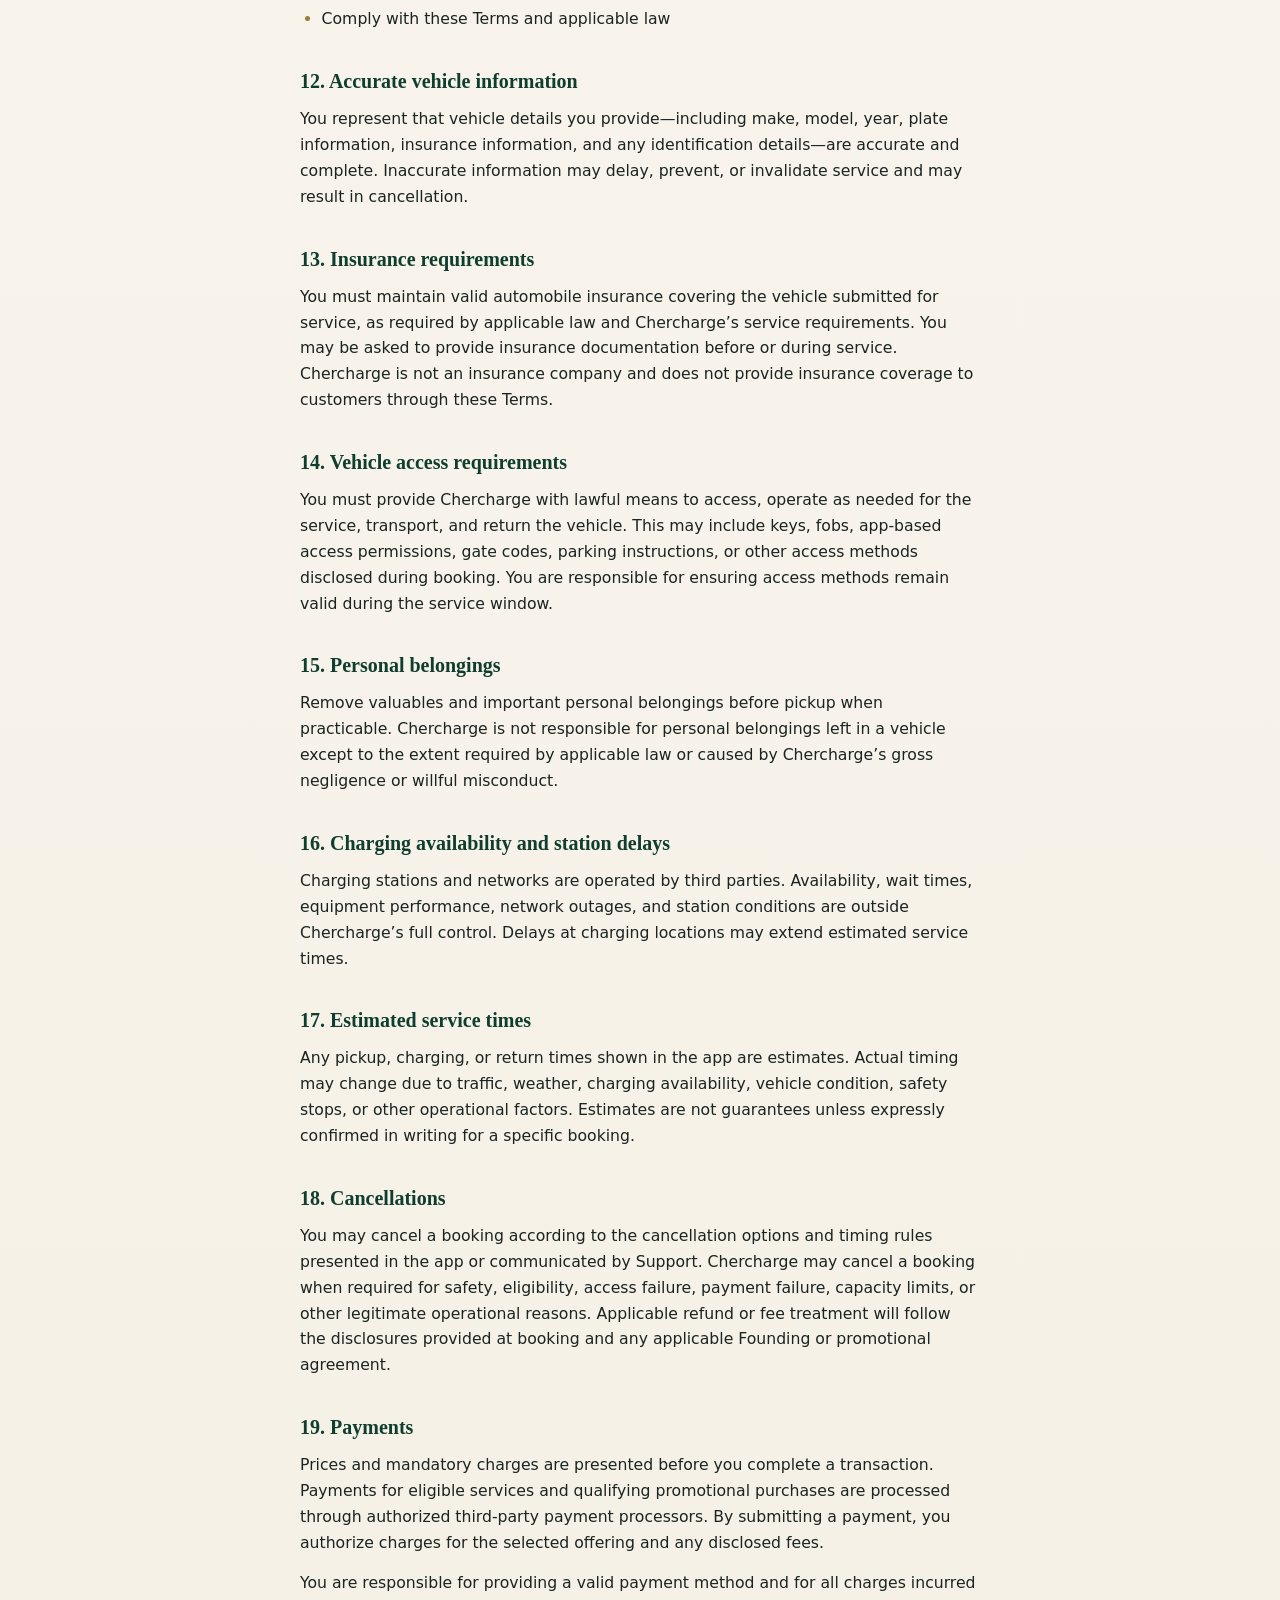
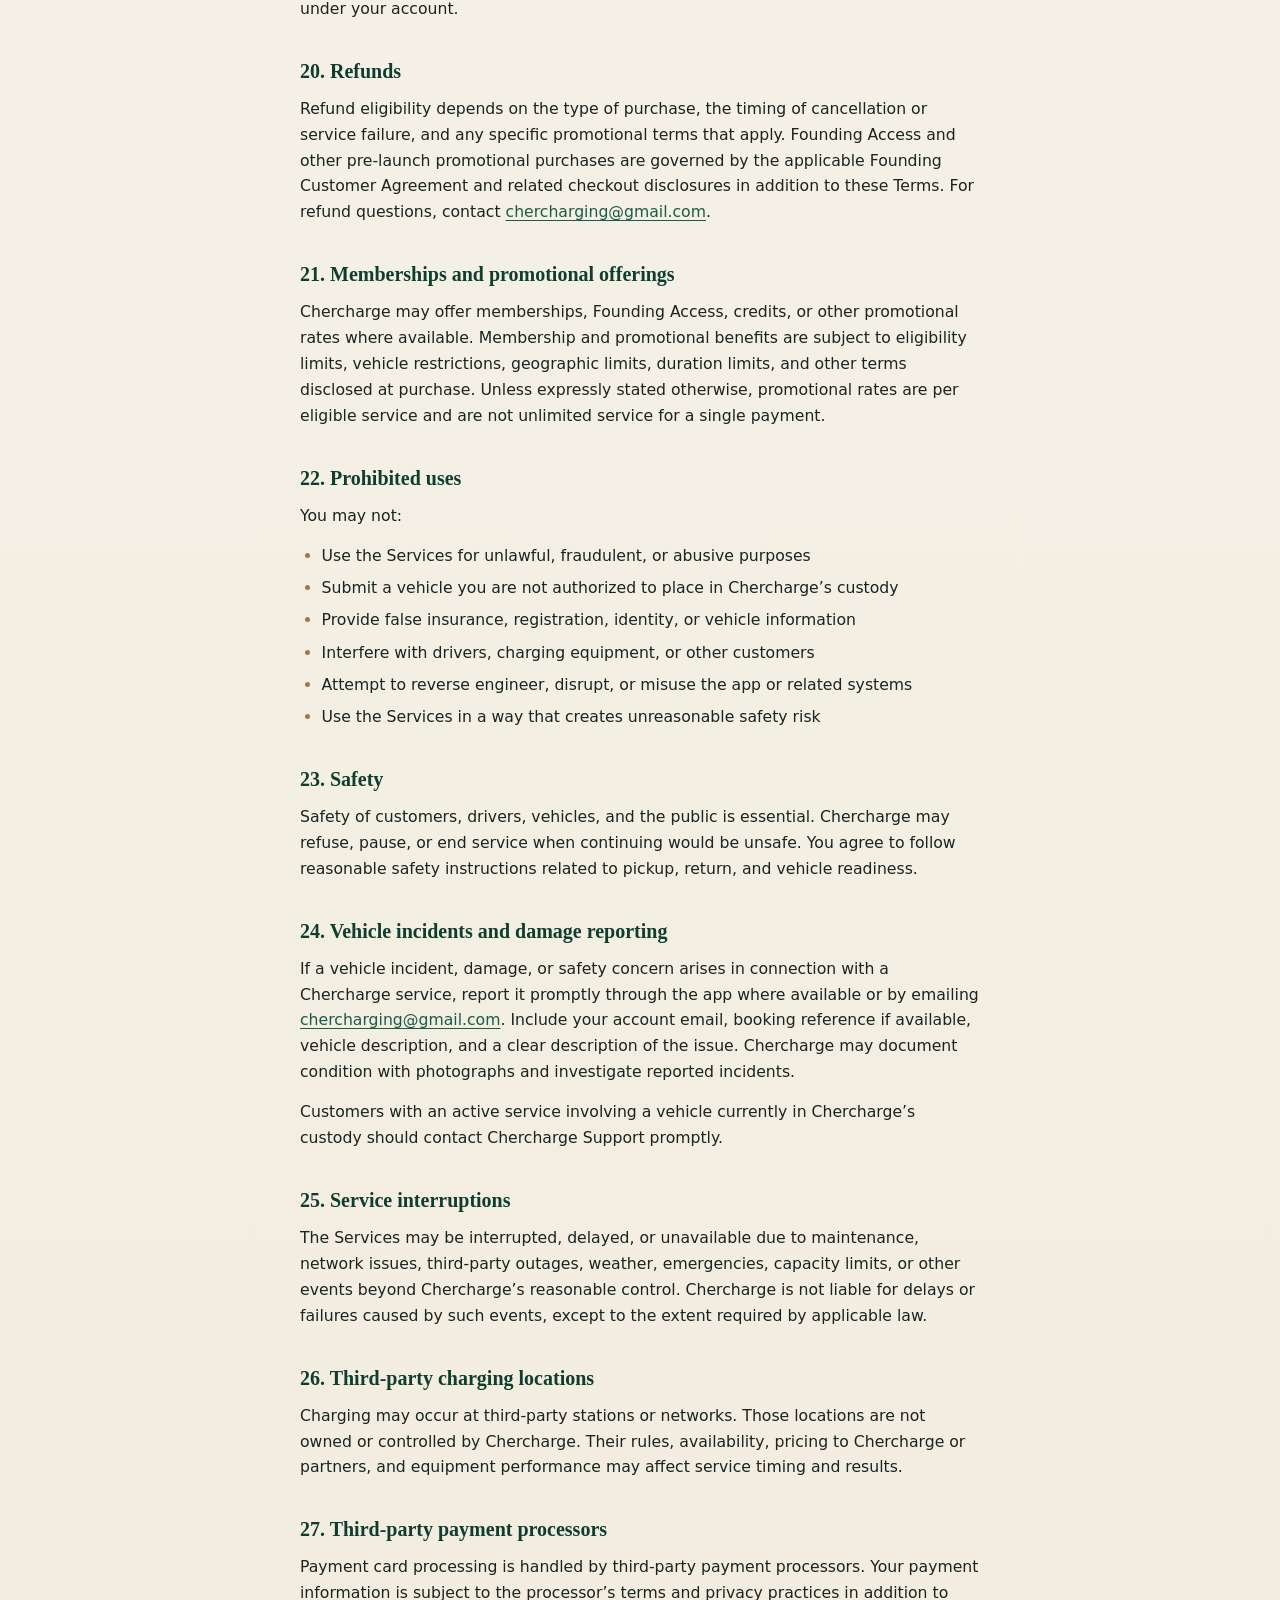
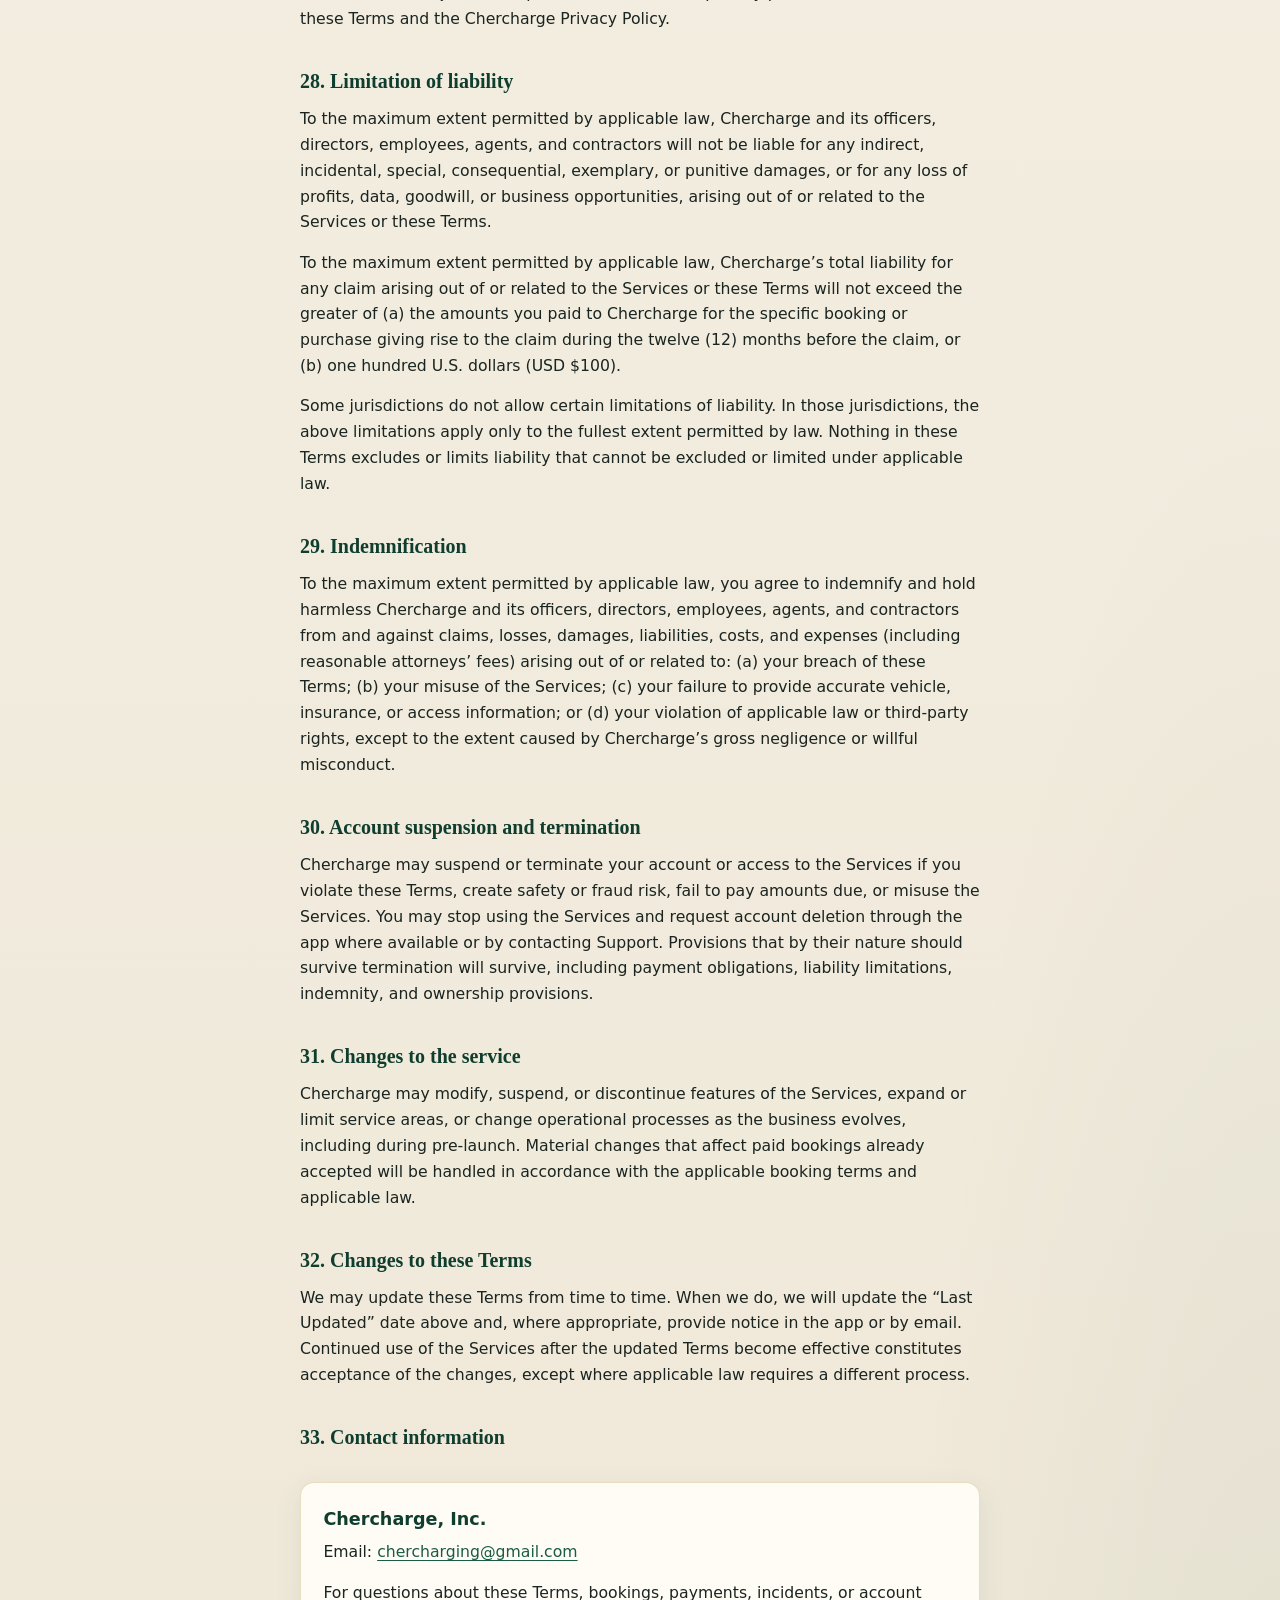
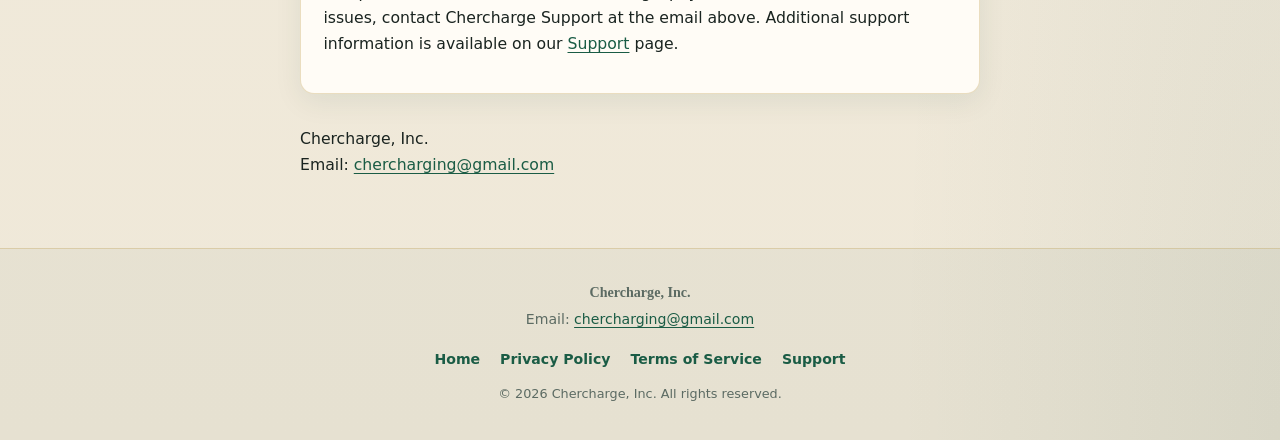
<file: terms/index.html>
<!DOCTYPE html>
<html lang="en">
<head>
  <meta charset="utf-8">
  <meta name="viewport" content="width=device-width, initial-scale=1">
  <meta name="description" content="Chercharge Terms of Service — terms governing accounts, bookings, and EV charging concierge services from Chercharge, Inc.">
  <title>Terms of Service — Chercharge</title>
  <link rel="stylesheet" href="../css/styles.css">
</head>
<body>
  <header class="site-header">
    <div class="header-inner">
      <a class="brand" href="../">
        <span class="brand-name">Chercharge</span>
        <span class="brand-tag">EV Charging Concierge</span>
      </a>
      <nav class="nav" aria-label="Primary">
        <a href="../privacy/">Privacy Policy</a>
        <a href="./" aria-current="page">Terms of Service</a>
        <a href="../support/">Support</a>
      </nav>
    </div>
  </header>

  <main>
    <header class="page-header">
      <p class="eyebrow">Legal</p>
      <h1>Terms of Service</h1>
      <p class="page-meta">Effective Date: July 15, 2026 · Last Updated: July 15, 2026</p>
    </header>

    <article class="legal-body">
      <p>
        These Terms of Service (“Terms”) are a legally binding agreement between you and
        Chercharge, Inc. (“Chercharge,” “we,” “our,” or “us”) governing your access to and use of
        the Chercharge mobile application and EV charging concierge services (collectively, the
        “Services”).
      </p>
      <p>
        By creating an account, accessing the app, purchasing Founding Access or other offerings, or
        requesting Chercharge services, you agree to these Terms and our
        <a href="../privacy/">Privacy Policy</a>. If you do not agree, do not use the Services.
      </p>

      <h2>1. The Chercharge service</h2>
      <p>
        Chercharge is an electric vehicle charging concierge service. Through the app, eligible
        customers may manage an account, add eligible vehicles, review available services, request or
        schedule eligible bookings, receive service updates, and manage qualifying promotional
        benefits.
      </p>
      <p>
        When service is available for an eligible booking, Chercharge may coordinate vehicle pickup,
        transportation to a charging location, charging coordination, and return of the vehicle to an
        approved location. Chercharge is not an emergency response service, towing company, electric
        utility, vehicle manufacturer, automobile repair provider, or insurance company.
      </p>
      <p>
        Chercharge may operate in a pre-launch phase in some or all service areas. Purchasing
        Founding Access or other pre-launch offerings does not guarantee immediate service, a specific
        launch date, a specific appointment time, or service in every geographic area.
      </p>

      <h2>2. Account requirements</h2>
      <p>To use core Chercharge functionality, you must:</p>
      <ul>
        <li>Create and maintain a Chercharge account</li>
        <li>Provide accurate account information and keep it updated</li>
        <li>Safeguard your login credentials</li>
        <li>Be the authorized user of the account and any payment method you use</li>
      </ul>
      <p>
        You are responsible for activity that occurs under your account. Notify Chercharge promptly at
        <a href="mailto:chercharging@gmail.com">chercharging@gmail.com</a> if you suspect unauthorized access.
      </p>

      <h2>3. Customer eligibility</h2>
      <p>
        You must be at least 18 years old and legally capable of entering into a binding agreement to
        create a Chercharge service account and request services. You must have lawful authority to
        authorize pickup, transport, charging coordination, and return of any vehicle you submit for
        service.
      </p>

      <h2>4. Vehicle eligibility</h2>
      <p>
        Chercharge services are limited to eligible electric vehicles that meet Chercharge’s
        operational, safety, documentation, and service-area requirements. Chercharge may decline or
        cancel service for a vehicle that is ineligible, unsafe, improperly documented, inaccessible,
        or otherwise unsuitable for concierge handling.
      </p>
      <p>
        Vehicle eligibility may depend on make, model, condition, insurance status, registration,
        charging compatibility, location, and other factors disclosed in the app or during booking.
      </p>

      <h2>5. Booking services</h2>
      <p>
        A booking request is an offer to purchase eligible Chercharge service under the details shown
        at checkout. Chercharge may accept, decline, reschedule, or cancel a booking based on driver
        availability, vehicle eligibility, safety requirements, charging availability, operating
        capacity, weather, or other operational constraints.
      </p>
      <p>
        Chercharge does not guarantee that every service request will be accepted.
      </p>

      <h2>6. Vehicle pickup</h2>
      <p>
        When a booking is accepted, Chercharge will coordinate pickup at the approved location and
        time window communicated in the app or by Support. You must ensure the vehicle is available,
        accessible, and ready for handoff at the scheduled pickup. Failure to provide timely access may
        result in delay, cancellation, or additional charges where disclosed.
      </p>

      <h2>7. Vehicle custody</h2>
      <p>
        After pickup, the vehicle is in Chercharge’s temporary custody for the purpose of performing
        the booked concierge service. Custody ends when the vehicle is returned to the approved return
        location and the return is completed according to the booking. Chercharge may document vehicle
        condition with photographs at pickup and return.
      </p>

      <h2>8. Transportation to charging locations</h2>
      <p>
        Chercharge may transport your vehicle to a third-party charging location selected for the
        booking. Routes, timing, and charging locations may vary based on availability, traffic,
        safety, and operational judgment. Chercharge is not responsible for conditions at third-party
        charging facilities beyond Chercharge’s reasonable control.
      </p>

      <h2>9. Charging services</h2>
      <p>
        Chercharge coordinates charging of eligible vehicles as part of accepted bookings. Charging
        results may vary based on the vehicle, battery condition, charging limits, battery temperature,
        manufacturer software, charging equipment, network availability, and other conditions.
      </p>
      <p>
        Unless a specific charge level is expressly confirmed in writing for a particular booking,
        Chercharge does not promise that every vehicle will be charged to a specific percentage,
        including 100%.
      </p>

      <h2>10. Vehicle return</h2>
      <p>
        Chercharge will return the vehicle to the approved return location associated with the booking,
        subject to access, safety, and operational constraints. You must ensure the return location is
        available and that any access instructions remain accurate. If return cannot be completed as
        planned, Chercharge will attempt to contact you using the account contact information on file.
      </p>

      <h2>11. Customer responsibilities</h2>
      <p>You agree to:</p>
      <ul>
        <li>Provide accurate vehicle information</li>
        <li>Maintain required insurance for the vehicle</li>
        <li>Provide lawful vehicle access for pickup and return</li>
        <li>Remove or secure personal belongings as appropriate before pickup</li>
        <li>Ensure the vehicle is in a condition suitable for safe transport and charging</li>
        <li>Respond promptly to Chercharge communications during an active booking</li>
        <li>Comply with these Terms and applicable law</li>
      </ul>

      <h2>12. Accurate vehicle information</h2>
      <p>
        You represent that vehicle details you provide—including make, model, year, plate information,
        insurance information, and any identification details—are accurate and complete. Inaccurate
        information may delay, prevent, or invalidate service and may result in cancellation.
      </p>

      <h2>13. Insurance requirements</h2>
      <p>
        You must maintain valid automobile insurance covering the vehicle submitted for service, as
        required by applicable law and Chercharge’s service requirements. You may be asked to provide
        insurance documentation before or during service. Chercharge is not an insurance company and
        does not provide insurance coverage to customers through these Terms.
      </p>

      <h2>14. Vehicle access requirements</h2>
      <p>
        You must provide Chercharge with lawful means to access, operate as needed for the service,
        transport, and return the vehicle. This may include keys, fobs, app-based access permissions,
        gate codes, parking instructions, or other access methods disclosed during booking. You are
        responsible for ensuring access methods remain valid during the service window.
      </p>

      <h2>15. Personal belongings</h2>
      <p>
        Remove valuables and important personal belongings before pickup when practicable. Chercharge
        is not responsible for personal belongings left in a vehicle except to the extent required by
        applicable law or caused by Chercharge’s gross negligence or willful misconduct.
      </p>

      <h2>16. Charging availability and station delays</h2>
      <p>
        Charging stations and networks are operated by third parties. Availability, wait times,
        equipment performance, network outages, and station conditions are outside Chercharge’s full
        control. Delays at charging locations may extend estimated service times.
      </p>

      <h2>17. Estimated service times</h2>
      <p>
        Any pickup, charging, or return times shown in the app are estimates. Actual timing may change
        due to traffic, weather, charging availability, vehicle condition, safety stops, or other
        operational factors. Estimates are not guarantees unless expressly confirmed in writing for a
        specific booking.
      </p>

      <h2>18. Cancellations</h2>
      <p>
        You may cancel a booking according to the cancellation options and timing rules presented in
        the app or communicated by Support. Chercharge may cancel a booking when required for safety,
        eligibility, access failure, payment failure, capacity limits, or other legitimate operational
        reasons. Applicable refund or fee treatment will follow the disclosures provided at booking and
        any applicable Founding or promotional agreement.
      </p>

      <h2>19. Payments</h2>
      <p>
        Prices and mandatory charges are presented before you complete a transaction. Payments for
        eligible services and qualifying promotional purchases are processed through authorized
        third-party payment processors. By submitting a payment, you authorize charges for the
        selected offering and any disclosed fees.
      </p>
      <p>
        You are responsible for providing a valid payment method and for all charges incurred under
        your account.
      </p>

      <h2>20. Refunds</h2>
      <p>
        Refund eligibility depends on the type of purchase, the timing of cancellation or service
        failure, and any specific promotional terms that apply. Founding Access and other pre-launch
        promotional purchases are governed by the applicable Founding Customer Agreement and related
        checkout disclosures in addition to these Terms. For refund questions, contact
        <a href="mailto:chercharging@gmail.com">chercharging@gmail.com</a>.
      </p>

      <h2>21. Memberships and promotional offerings</h2>
      <p>
        Chercharge may offer memberships, Founding Access, credits, or other promotional rates where
        available. Membership and promotional benefits are subject to eligibility limits, vehicle
        restrictions, geographic limits, duration limits, and other terms disclosed at purchase.
        Unless expressly stated otherwise, promotional rates are per eligible service and are not
        unlimited service for a single payment.
      </p>

      <h2>22. Prohibited uses</h2>
      <p>You may not:</p>
      <ul>
        <li>Use the Services for unlawful, fraudulent, or abusive purposes</li>
        <li>Submit a vehicle you are not authorized to place in Chercharge’s custody</li>
        <li>Provide false insurance, registration, identity, or vehicle information</li>
        <li>Interfere with drivers, charging equipment, or other customers</li>
        <li>Attempt to reverse engineer, disrupt, or misuse the app or related systems</li>
        <li>Use the Services in a way that creates unreasonable safety risk</li>
      </ul>

      <h2>23. Safety</h2>
      <p>
        Safety of customers, drivers, vehicles, and the public is essential. Chercharge may refuse,
        pause, or end service when continuing would be unsafe. You agree to follow reasonable safety
        instructions related to pickup, return, and vehicle readiness.
      </p>

      <h2>24. Vehicle incidents and damage reporting</h2>
      <p>
        If a vehicle incident, damage, or safety concern arises in connection with a Chercharge
        service, report it promptly through the app where available or by emailing
        <a href="mailto:chercharging@gmail.com">chercharging@gmail.com</a>.
        Include your account email, booking reference if available, vehicle description, and a clear
        description of the issue. Chercharge may document condition with photographs and investigate
        reported incidents.
      </p>
      <p>
        Customers with an active service involving a vehicle currently in Chercharge’s custody should
        contact Chercharge Support promptly.
      </p>

      <h2>25. Service interruptions</h2>
      <p>
        The Services may be interrupted, delayed, or unavailable due to maintenance, network issues,
        third-party outages, weather, emergencies, capacity limits, or other events beyond Chercharge’s
        reasonable control. Chercharge is not liable for delays or failures caused by such events,
        except to the extent required by applicable law.
      </p>

      <h2>26. Third-party charging locations</h2>
      <p>
        Charging may occur at third-party stations or networks. Those locations are not owned or
        controlled by Chercharge. Their rules, availability, pricing to Chercharge or partners, and
        equipment performance may affect service timing and results.
      </p>

      <h2>27. Third-party payment processors</h2>
      <p>
        Payment card processing is handled by third-party payment processors. Your payment information
        is subject to the processor’s terms and privacy practices in addition to these Terms and the
        Chercharge Privacy Policy.
      </p>

      <h2>28. Limitation of liability</h2>
      <p>
        To the maximum extent permitted by applicable law, Chercharge and its officers, directors,
        employees, agents, and contractors will not be liable for any indirect, incidental, special,
        consequential, exemplary, or punitive damages, or for any loss of profits, data, goodwill, or
        business opportunities, arising out of or related to the Services or these Terms.
      </p>
      <p>
        To the maximum extent permitted by applicable law, Chercharge’s total liability for any claim
        arising out of or related to the Services or these Terms will not exceed the greater of (a) the
        amounts you paid to Chercharge for the specific booking or purchase giving rise to the claim
        during the twelve (12) months before the claim, or (b) one hundred U.S. dollars (USD $100).
      </p>
      <p>
        Some jurisdictions do not allow certain limitations of liability. In those jurisdictions, the
        above limitations apply only to the fullest extent permitted by law. Nothing in these Terms
        excludes or limits liability that cannot be excluded or limited under applicable law.
      </p>

      <h2>29. Indemnification</h2>
      <p>
        To the maximum extent permitted by applicable law, you agree to indemnify and hold harmless
        Chercharge and its officers, directors, employees, agents, and contractors from and against
        claims, losses, damages, liabilities, costs, and expenses (including reasonable attorneys’
        fees) arising out of or related to: (a) your breach of these Terms; (b) your misuse of the
        Services; (c) your failure to provide accurate vehicle, insurance, or access information; or
        (d) your violation of applicable law or third-party rights, except to the extent caused by
        Chercharge’s gross negligence or willful misconduct.
      </p>

      <h2>30. Account suspension and termination</h2>
      <p>
        Chercharge may suspend or terminate your account or access to the Services if you violate these
        Terms, create safety or fraud risk, fail to pay amounts due, or misuse the Services. You may
        stop using the Services and request account deletion through the app where available or by
        contacting Support. Provisions that by their nature should survive termination will survive,
        including payment obligations, liability limitations, indemnity, and ownership provisions.
      </p>

      <h2>31. Changes to the service</h2>
      <p>
        Chercharge may modify, suspend, or discontinue features of the Services, expand or limit
        service areas, or change operational processes as the business evolves, including during
        pre-launch. Material changes that affect paid bookings already accepted will be handled in
        accordance with the applicable booking terms and applicable law.
      </p>

      <h2>32. Changes to these Terms</h2>
      <p>
        We may update these Terms from time to time. When we do, we will update the “Last Updated”
        date above and, where appropriate, provide notice in the app or by email. Continued use of the
        Services after the updated Terms become effective constitutes acceptance of the changes, except
        where applicable law requires a different process.
      </p>

      <h2>33. Contact information</h2>
      <section class="contact-block">
        <p class="company">Chercharge, Inc.</p>
        <p>Email: <a href="mailto:chercharging@gmail.com">chercharging@gmail.com</a></p>
        <p>
          For questions about these Terms, bookings, payments, incidents, or account issues, contact
          Chercharge Support at the email above. Additional support information is available on our
          <a href="../support/">Support</a> page.
        </p>
      </section>

      <p style="margin-top: 2rem;">
        Chercharge, Inc.<br>
        Email: <a href="mailto:chercharging@gmail.com">chercharging@gmail.com</a>
      </p>
    </article>
  </main>

  <footer class="site-footer">
    <div class="footer-inner">
      <p class="footer-brand">Chercharge, Inc.</p>
      <p>Email: <a href="mailto:chercharging@gmail.com">chercharging@gmail.com</a></p>
      <nav class="footer-nav" aria-label="Footer">
        <a href="../">Home</a>
        <a href="../privacy/">Privacy Policy</a>
        <a href="./">Terms of Service</a>
        <a href="../support/">Support</a>
      </nav>
      <p class="footer-copy">© 2026 Chercharge, Inc. All rights reserved.</p>
    </div>
  </footer>
</body>
</html>
</file>
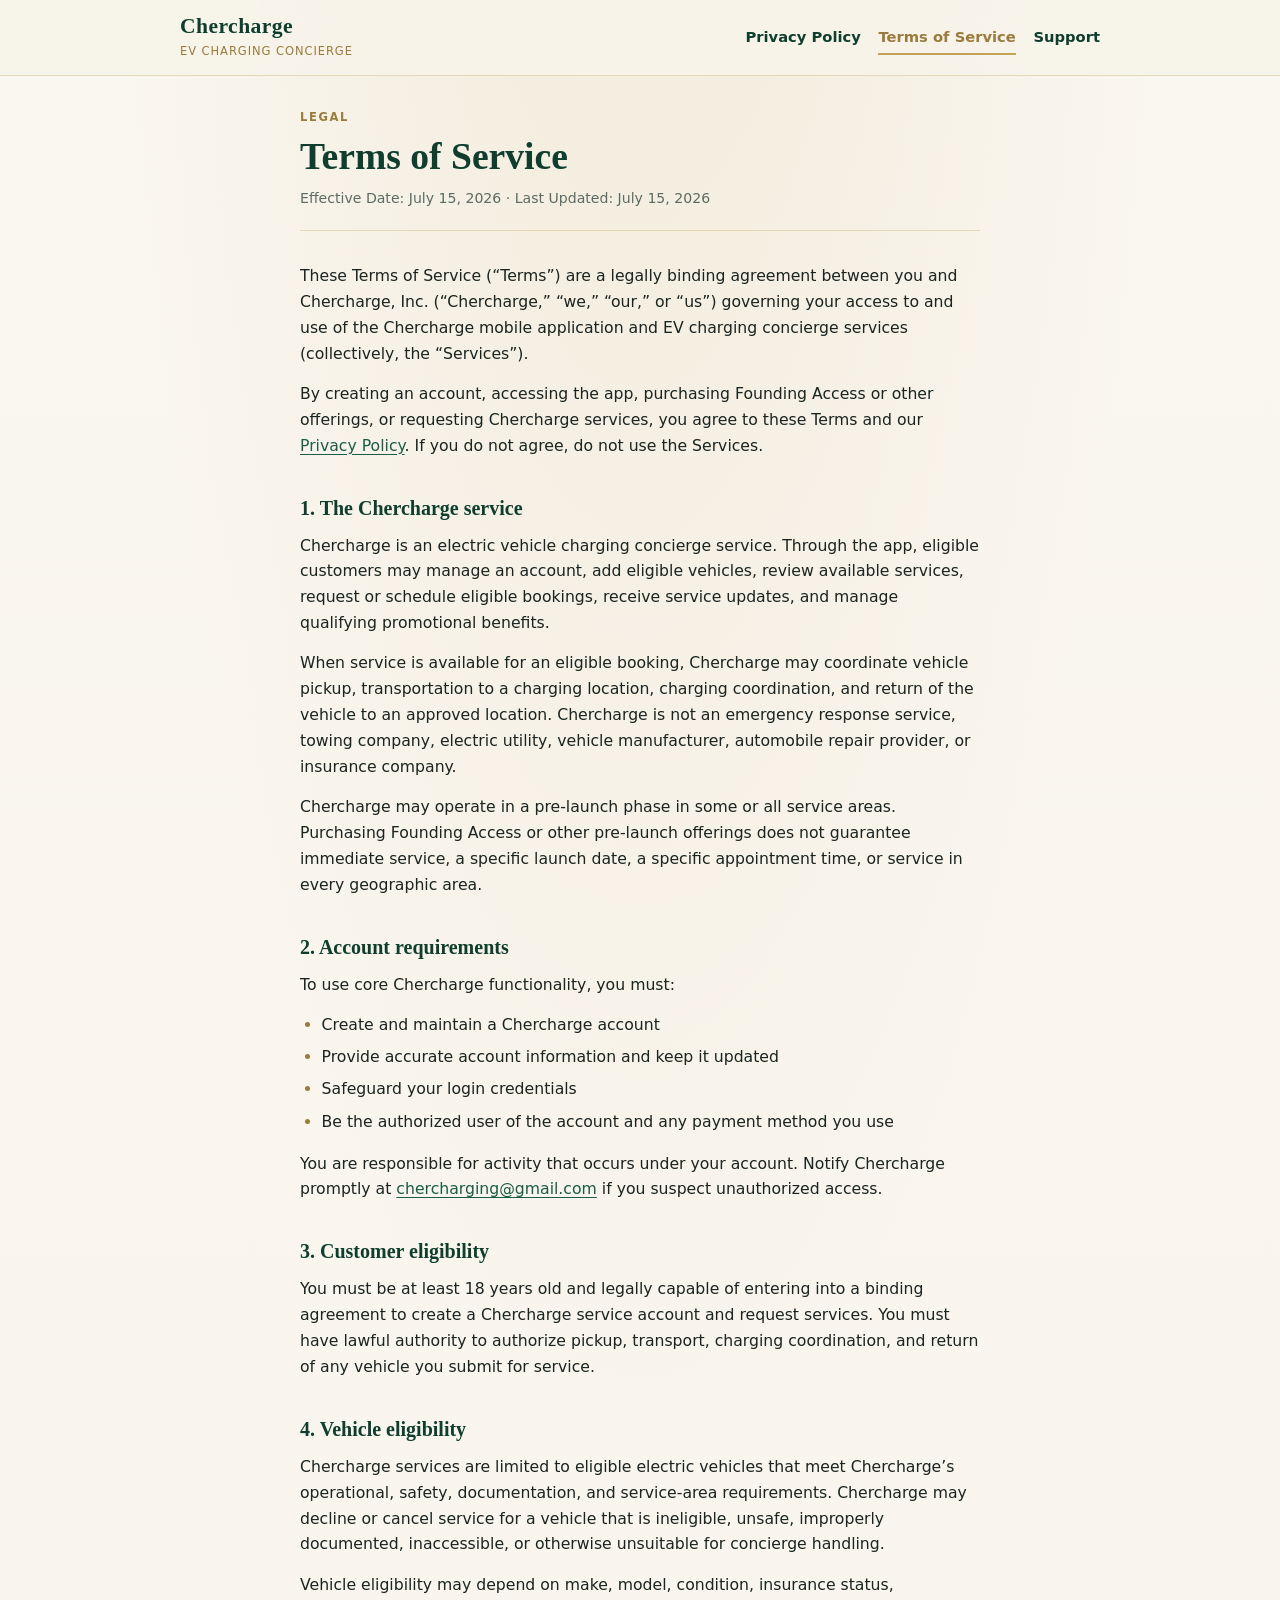
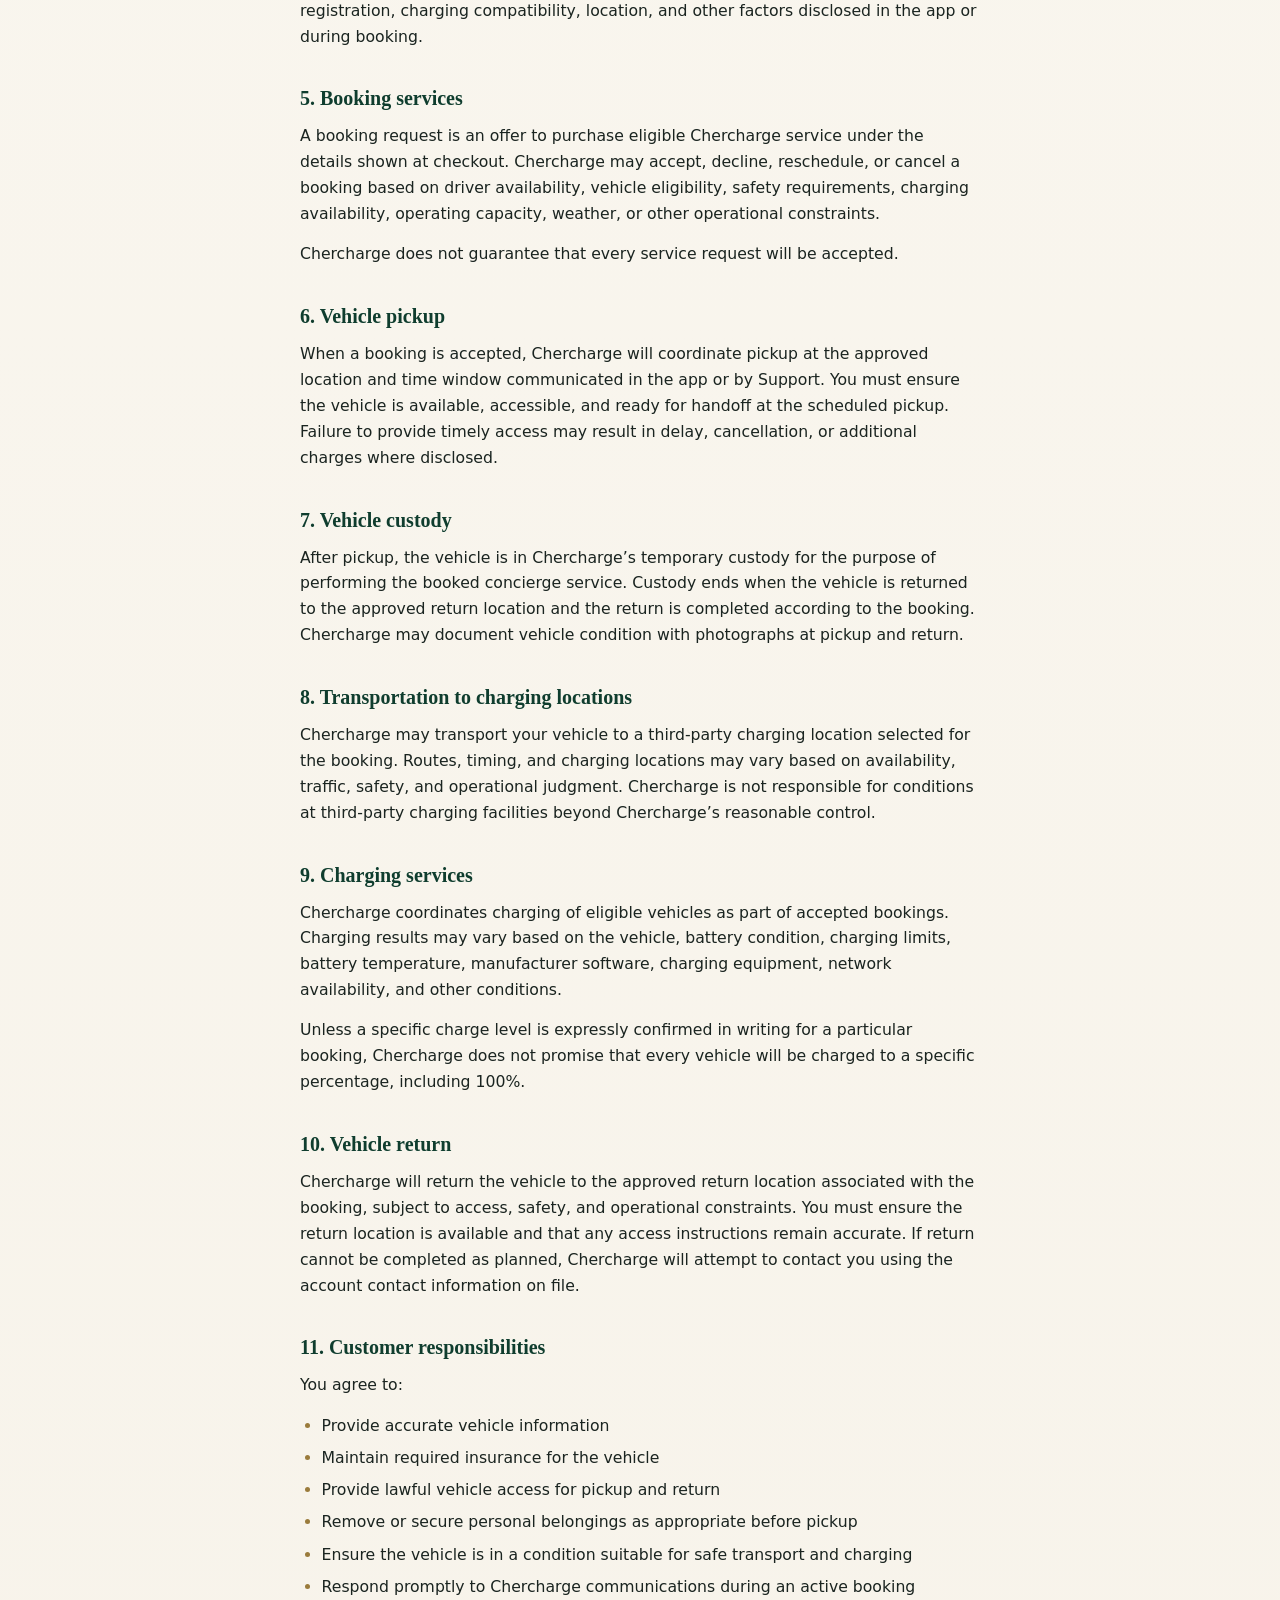
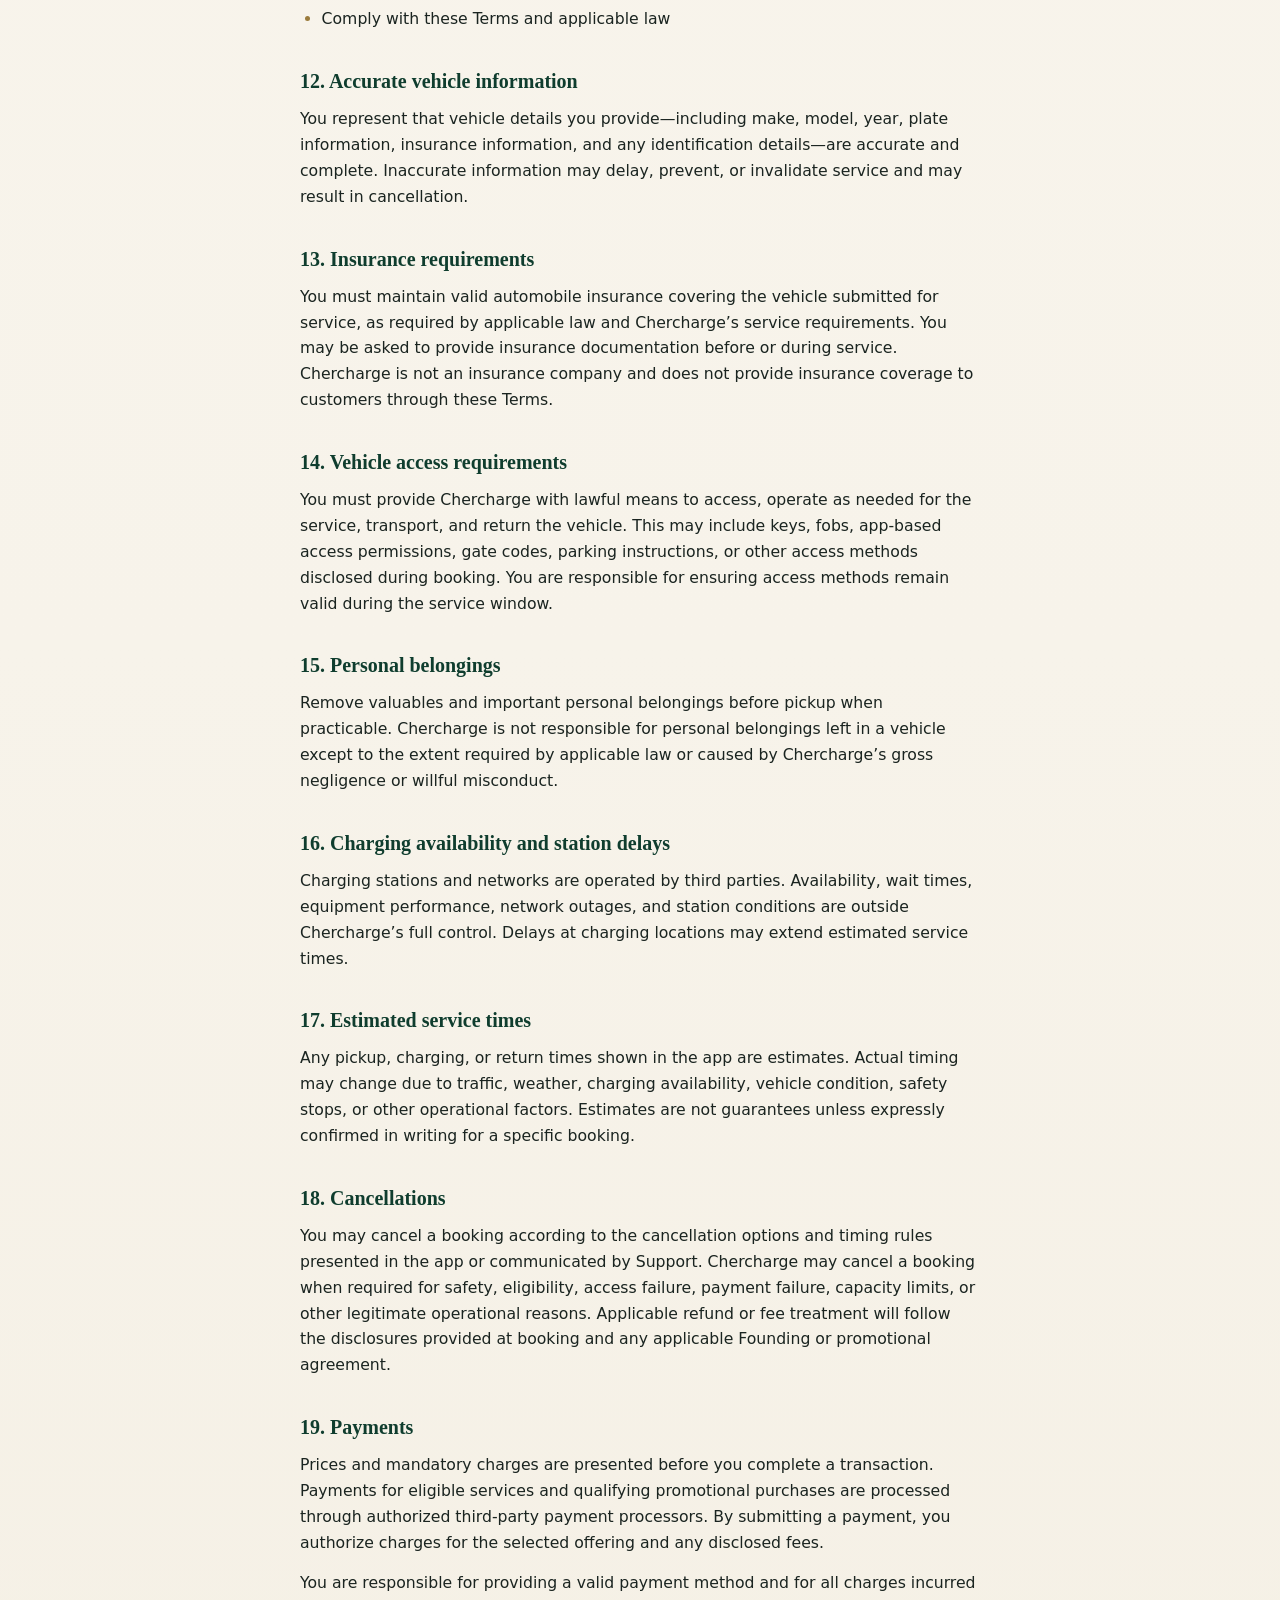
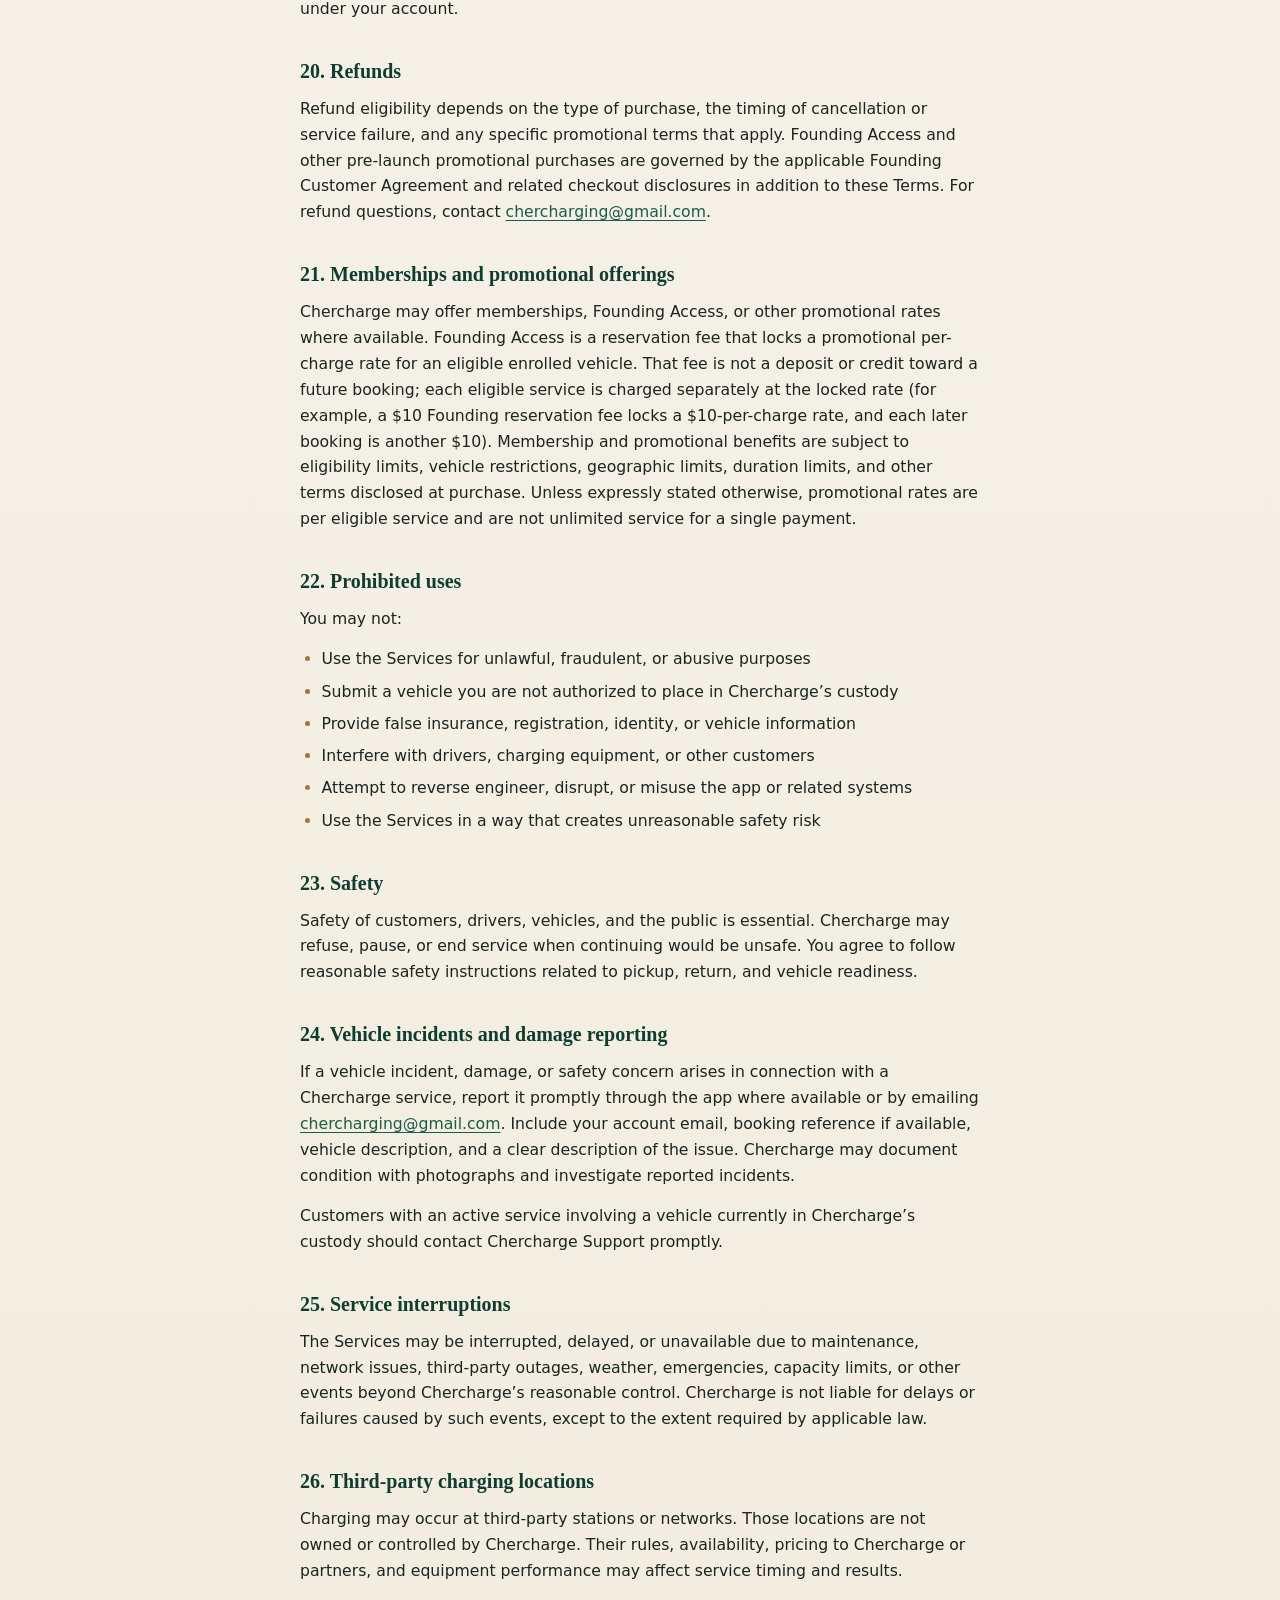
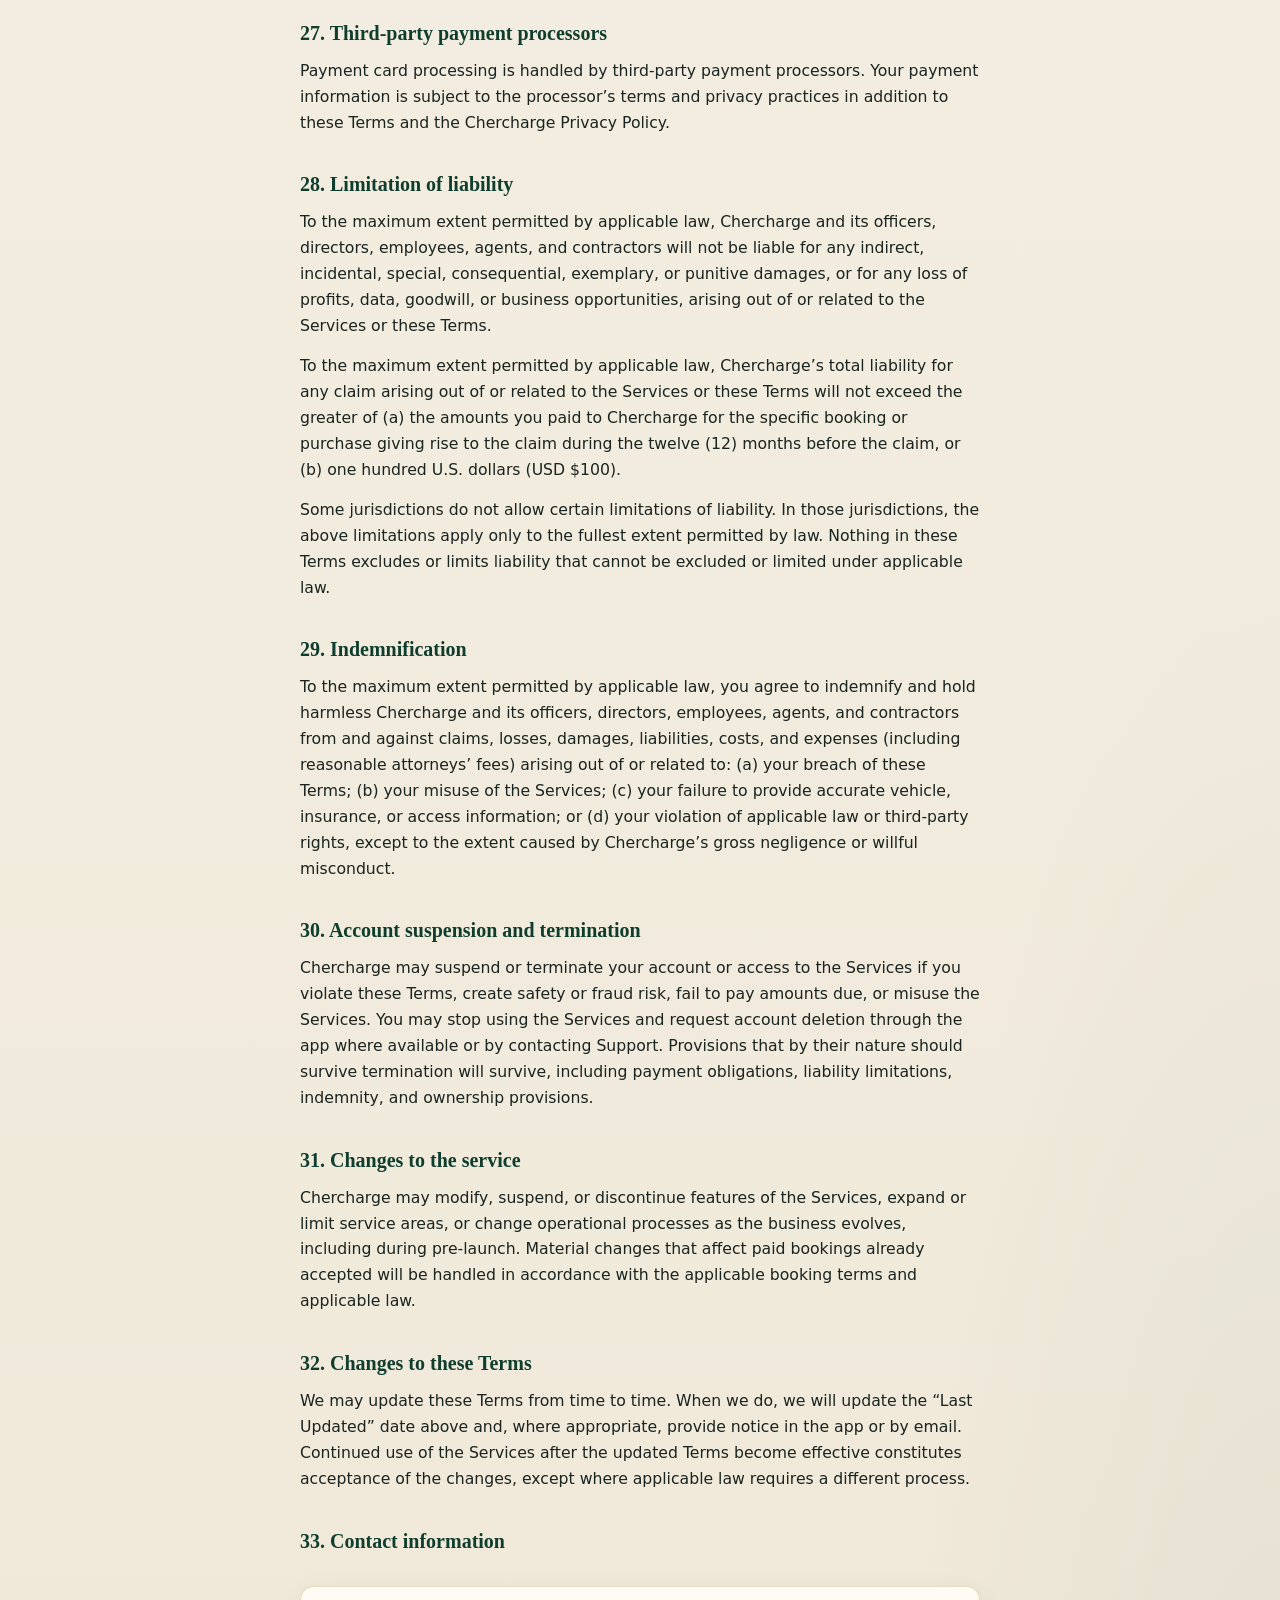
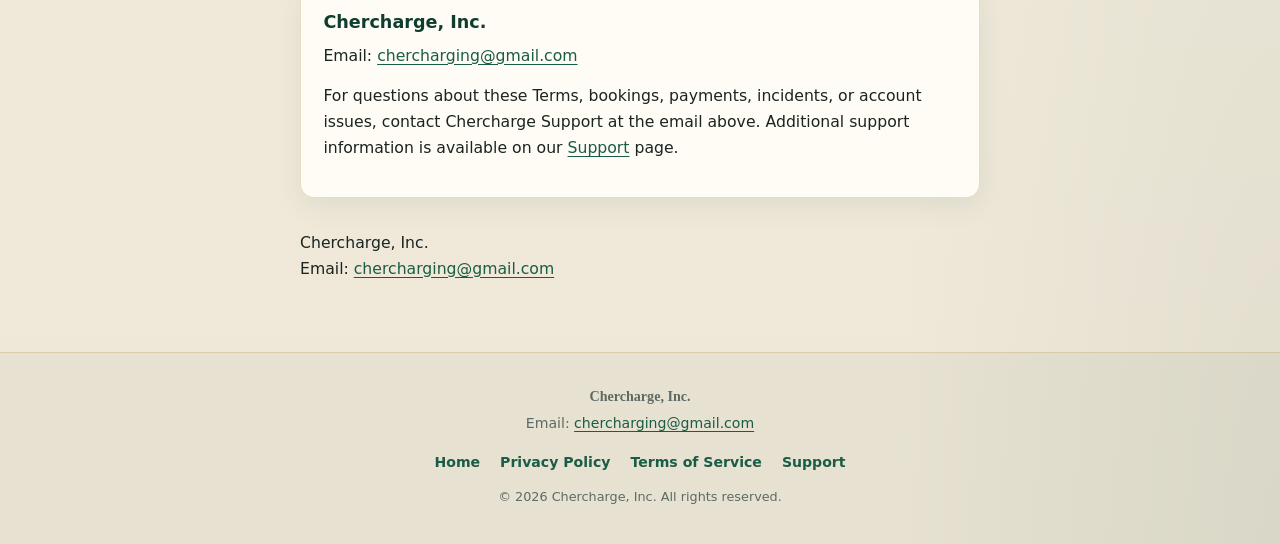
<file: docs/terms/index.html>
<!DOCTYPE html>
<html lang="en">
<head>
  <meta charset="utf-8">
  <meta name="viewport" content="width=device-width, initial-scale=1">
  <meta name="description" content="Chercharge Terms of Service — terms governing accounts, bookings, and EV charging concierge services from Chercharge, Inc.">
  <title>Terms of Service — Chercharge</title>
  <link rel="stylesheet" href="../css/styles.css">
</head>
<body>
  <header class="site-header">
    <div class="header-inner">
      <a class="brand" href="../">
        <span class="brand-name">Chercharge</span>
        <span class="brand-tag">EV Charging Concierge</span>
      </a>
      <nav class="nav" aria-label="Primary">
        <a href="../privacy/">Privacy Policy</a>
        <a href="./" aria-current="page">Terms of Service</a>
        <a href="../support/">Support</a>
      </nav>
    </div>
  </header>

  <main>
    <header class="page-header">
      <p class="eyebrow">Legal</p>
      <h1>Terms of Service</h1>
      <p class="page-meta">Effective Date: July 15, 2026 · Last Updated: July 15, 2026</p>
    </header>

    <article class="legal-body">
      <p>
        These Terms of Service (“Terms”) are a legally binding agreement between you and
        Chercharge, Inc. (“Chercharge,” “we,” “our,” or “us”) governing your access to and use of
        the Chercharge mobile application and EV charging concierge services (collectively, the
        “Services”).
      </p>
      <p>
        By creating an account, accessing the app, purchasing Founding Access or other offerings, or
        requesting Chercharge services, you agree to these Terms and our
        <a href="../privacy/">Privacy Policy</a>. If you do not agree, do not use the Services.
      </p>

      <h2>1. The Chercharge service</h2>
      <p>
        Chercharge is an electric vehicle charging concierge service. Through the app, eligible
        customers may manage an account, add eligible vehicles, review available services, request or
        schedule eligible bookings, receive service updates, and manage qualifying promotional
        benefits.
      </p>
      <p>
        When service is available for an eligible booking, Chercharge may coordinate vehicle pickup,
        transportation to a charging location, charging coordination, and return of the vehicle to an
        approved location. Chercharge is not an emergency response service, towing company, electric
        utility, vehicle manufacturer, automobile repair provider, or insurance company.
      </p>
      <p>
        Chercharge may operate in a pre-launch phase in some or all service areas. Purchasing
        Founding Access or other pre-launch offerings does not guarantee immediate service, a specific
        launch date, a specific appointment time, or service in every geographic area.
      </p>

      <h2>2. Account requirements</h2>
      <p>To use core Chercharge functionality, you must:</p>
      <ul>
        <li>Create and maintain a Chercharge account</li>
        <li>Provide accurate account information and keep it updated</li>
        <li>Safeguard your login credentials</li>
        <li>Be the authorized user of the account and any payment method you use</li>
      </ul>
      <p>
        You are responsible for activity that occurs under your account. Notify Chercharge promptly at
        <a href="mailto:chercharging@gmail.com">chercharging@gmail.com</a> if you suspect unauthorized access.
      </p>

      <h2>3. Customer eligibility</h2>
      <p>
        You must be at least 18 years old and legally capable of entering into a binding agreement to
        create a Chercharge service account and request services. You must have lawful authority to
        authorize pickup, transport, charging coordination, and return of any vehicle you submit for
        service.
      </p>

      <h2>4. Vehicle eligibility</h2>
      <p>
        Chercharge services are limited to eligible electric vehicles that meet Chercharge’s
        operational, safety, documentation, and service-area requirements. Chercharge may decline or
        cancel service for a vehicle that is ineligible, unsafe, improperly documented, inaccessible,
        or otherwise unsuitable for concierge handling.
      </p>
      <p>
        Vehicle eligibility may depend on make, model, condition, insurance status, registration,
        charging compatibility, location, and other factors disclosed in the app or during booking.
      </p>

      <h2>5. Booking services</h2>
      <p>
        A booking request is an offer to purchase eligible Chercharge service under the details shown
        at checkout. Chercharge may accept, decline, reschedule, or cancel a booking based on driver
        availability, vehicle eligibility, safety requirements, charging availability, operating
        capacity, weather, or other operational constraints.
      </p>
      <p>
        Chercharge does not guarantee that every service request will be accepted.
      </p>

      <h2>6. Vehicle pickup</h2>
      <p>
        When a booking is accepted, Chercharge will coordinate pickup at the approved location and
        time window communicated in the app or by Support. You must ensure the vehicle is available,
        accessible, and ready for handoff at the scheduled pickup. Failure to provide timely access may
        result in delay, cancellation, or additional charges where disclosed.
      </p>

      <h2>7. Vehicle custody</h2>
      <p>
        After pickup, the vehicle is in Chercharge’s temporary custody for the purpose of performing
        the booked concierge service. Custody ends when the vehicle is returned to the approved return
        location and the return is completed according to the booking. Chercharge may document vehicle
        condition with photographs at pickup and return.
      </p>

      <h2>8. Transportation to charging locations</h2>
      <p>
        Chercharge may transport your vehicle to a third-party charging location selected for the
        booking. Routes, timing, and charging locations may vary based on availability, traffic,
        safety, and operational judgment. Chercharge is not responsible for conditions at third-party
        charging facilities beyond Chercharge’s reasonable control.
      </p>

      <h2>9. Charging services</h2>
      <p>
        Chercharge coordinates charging of eligible vehicles as part of accepted bookings. Charging
        results may vary based on the vehicle, battery condition, charging limits, battery temperature,
        manufacturer software, charging equipment, network availability, and other conditions.
      </p>
      <p>
        Unless a specific charge level is expressly confirmed in writing for a particular booking,
        Chercharge does not promise that every vehicle will be charged to a specific percentage,
        including 100%.
      </p>

      <h2>10. Vehicle return</h2>
      <p>
        Chercharge will return the vehicle to the approved return location associated with the booking,
        subject to access, safety, and operational constraints. You must ensure the return location is
        available and that any access instructions remain accurate. If return cannot be completed as
        planned, Chercharge will attempt to contact you using the account contact information on file.
      </p>

      <h2>11. Customer responsibilities</h2>
      <p>You agree to:</p>
      <ul>
        <li>Provide accurate vehicle information</li>
        <li>Maintain required insurance for the vehicle</li>
        <li>Provide lawful vehicle access for pickup and return</li>
        <li>Remove or secure personal belongings as appropriate before pickup</li>
        <li>Ensure the vehicle is in a condition suitable for safe transport and charging</li>
        <li>Respond promptly to Chercharge communications during an active booking</li>
        <li>Comply with these Terms and applicable law</li>
      </ul>

      <h2>12. Accurate vehicle information</h2>
      <p>
        You represent that vehicle details you provide—including make, model, year, plate information,
        insurance information, and any identification details—are accurate and complete. Inaccurate
        information may delay, prevent, or invalidate service and may result in cancellation.
      </p>

      <h2>13. Insurance requirements</h2>
      <p>
        You must maintain valid automobile insurance covering the vehicle submitted for service, as
        required by applicable law and Chercharge’s service requirements. You may be asked to provide
        insurance documentation before or during service. Chercharge is not an insurance company and
        does not provide insurance coverage to customers through these Terms.
      </p>

      <h2>14. Vehicle access requirements</h2>
      <p>
        You must provide Chercharge with lawful means to access, operate as needed for the service,
        transport, and return the vehicle. This may include keys, fobs, app-based access permissions,
        gate codes, parking instructions, or other access methods disclosed during booking. You are
        responsible for ensuring access methods remain valid during the service window.
      </p>

      <h2>15. Personal belongings</h2>
      <p>
        Remove valuables and important personal belongings before pickup when practicable. Chercharge
        is not responsible for personal belongings left in a vehicle except to the extent required by
        applicable law or caused by Chercharge’s gross negligence or willful misconduct.
      </p>

      <h2>16. Charging availability and station delays</h2>
      <p>
        Charging stations and networks are operated by third parties. Availability, wait times,
        equipment performance, network outages, and station conditions are outside Chercharge’s full
        control. Delays at charging locations may extend estimated service times.
      </p>

      <h2>17. Estimated service times</h2>
      <p>
        Any pickup, charging, or return times shown in the app are estimates. Actual timing may change
        due to traffic, weather, charging availability, vehicle condition, safety stops, or other
        operational factors. Estimates are not guarantees unless expressly confirmed in writing for a
        specific booking.
      </p>

      <h2>18. Cancellations</h2>
      <p>
        You may cancel a booking according to the cancellation options and timing rules presented in
        the app or communicated by Support. Chercharge may cancel a booking when required for safety,
        eligibility, access failure, payment failure, capacity limits, or other legitimate operational
        reasons. Applicable refund or fee treatment will follow the disclosures provided at booking and
        any applicable Founding or promotional agreement.
      </p>

      <h2>19. Payments</h2>
      <p>
        Prices and mandatory charges are presented before you complete a transaction. Payments for
        eligible services and qualifying promotional purchases are processed through authorized
        third-party payment processors. By submitting a payment, you authorize charges for the
        selected offering and any disclosed fees.
      </p>
      <p>
        You are responsible for providing a valid payment method and for all charges incurred under
        your account.
      </p>

      <h2>20. Refunds</h2>
      <p>
        Refund eligibility depends on the type of purchase, the timing of cancellation or service
        failure, and any specific promotional terms that apply. Founding Access and other pre-launch
        promotional purchases are governed by the applicable Founding Customer Agreement and related
        checkout disclosures in addition to these Terms. For refund questions, contact
        <a href="mailto:chercharging@gmail.com">chercharging@gmail.com</a>.
      </p>

      <h2>21. Memberships and promotional offerings</h2>
      <p>
        Chercharge may offer memberships, Founding Access, or other promotional rates where
        available. Founding Access is a reservation fee that locks a promotional per-charge rate for
        an eligible enrolled vehicle. That fee is not a deposit or credit toward a future booking;
        each eligible service is charged separately at the locked rate (for example, a $10 Founding
        reservation fee locks a $10-per-charge rate, and each later booking is another $10).
        Membership and promotional benefits are subject to eligibility limits, vehicle restrictions,
        geographic limits, duration limits, and other terms disclosed at purchase. Unless expressly
        stated otherwise, promotional rates are per eligible service and are not unlimited service
        for a single payment.
      </p>

      <h2>22. Prohibited uses</h2>
      <p>You may not:</p>
      <ul>
        <li>Use the Services for unlawful, fraudulent, or abusive purposes</li>
        <li>Submit a vehicle you are not authorized to place in Chercharge’s custody</li>
        <li>Provide false insurance, registration, identity, or vehicle information</li>
        <li>Interfere with drivers, charging equipment, or other customers</li>
        <li>Attempt to reverse engineer, disrupt, or misuse the app or related systems</li>
        <li>Use the Services in a way that creates unreasonable safety risk</li>
      </ul>

      <h2>23. Safety</h2>
      <p>
        Safety of customers, drivers, vehicles, and the public is essential. Chercharge may refuse,
        pause, or end service when continuing would be unsafe. You agree to follow reasonable safety
        instructions related to pickup, return, and vehicle readiness.
      </p>

      <h2>24. Vehicle incidents and damage reporting</h2>
      <p>
        If a vehicle incident, damage, or safety concern arises in connection with a Chercharge
        service, report it promptly through the app where available or by emailing
        <a href="mailto:chercharging@gmail.com">chercharging@gmail.com</a>.
        Include your account email, booking reference if available, vehicle description, and a clear
        description of the issue. Chercharge may document condition with photographs and investigate
        reported incidents.
      </p>
      <p>
        Customers with an active service involving a vehicle currently in Chercharge’s custody should
        contact Chercharge Support promptly.
      </p>

      <h2>25. Service interruptions</h2>
      <p>
        The Services may be interrupted, delayed, or unavailable due to maintenance, network issues,
        third-party outages, weather, emergencies, capacity limits, or other events beyond Chercharge’s
        reasonable control. Chercharge is not liable for delays or failures caused by such events,
        except to the extent required by applicable law.
      </p>

      <h2>26. Third-party charging locations</h2>
      <p>
        Charging may occur at third-party stations or networks. Those locations are not owned or
        controlled by Chercharge. Their rules, availability, pricing to Chercharge or partners, and
        equipment performance may affect service timing and results.
      </p>

      <h2>27. Third-party payment processors</h2>
      <p>
        Payment card processing is handled by third-party payment processors. Your payment information
        is subject to the processor’s terms and privacy practices in addition to these Terms and the
        Chercharge Privacy Policy.
      </p>

      <h2>28. Limitation of liability</h2>
      <p>
        To the maximum extent permitted by applicable law, Chercharge and its officers, directors,
        employees, agents, and contractors will not be liable for any indirect, incidental, special,
        consequential, exemplary, or punitive damages, or for any loss of profits, data, goodwill, or
        business opportunities, arising out of or related to the Services or these Terms.
      </p>
      <p>
        To the maximum extent permitted by applicable law, Chercharge’s total liability for any claim
        arising out of or related to the Services or these Terms will not exceed the greater of (a) the
        amounts you paid to Chercharge for the specific booking or purchase giving rise to the claim
        during the twelve (12) months before the claim, or (b) one hundred U.S. dollars (USD $100).
      </p>
      <p>
        Some jurisdictions do not allow certain limitations of liability. In those jurisdictions, the
        above limitations apply only to the fullest extent permitted by law. Nothing in these Terms
        excludes or limits liability that cannot be excluded or limited under applicable law.
      </p>

      <h2>29. Indemnification</h2>
      <p>
        To the maximum extent permitted by applicable law, you agree to indemnify and hold harmless
        Chercharge and its officers, directors, employees, agents, and contractors from and against
        claims, losses, damages, liabilities, costs, and expenses (including reasonable attorneys’
        fees) arising out of or related to: (a) your breach of these Terms; (b) your misuse of the
        Services; (c) your failure to provide accurate vehicle, insurance, or access information; or
        (d) your violation of applicable law or third-party rights, except to the extent caused by
        Chercharge’s gross negligence or willful misconduct.
      </p>

      <h2>30. Account suspension and termination</h2>
      <p>
        Chercharge may suspend or terminate your account or access to the Services if you violate these
        Terms, create safety or fraud risk, fail to pay amounts due, or misuse the Services. You may
        stop using the Services and request account deletion through the app where available or by
        contacting Support. Provisions that by their nature should survive termination will survive,
        including payment obligations, liability limitations, indemnity, and ownership provisions.
      </p>

      <h2>31. Changes to the service</h2>
      <p>
        Chercharge may modify, suspend, or discontinue features of the Services, expand or limit
        service areas, or change operational processes as the business evolves, including during
        pre-launch. Material changes that affect paid bookings already accepted will be handled in
        accordance with the applicable booking terms and applicable law.
      </p>

      <h2>32. Changes to these Terms</h2>
      <p>
        We may update these Terms from time to time. When we do, we will update the “Last Updated”
        date above and, where appropriate, provide notice in the app or by email. Continued use of the
        Services after the updated Terms become effective constitutes acceptance of the changes, except
        where applicable law requires a different process.
      </p>

      <h2>33. Contact information</h2>
      <section class="contact-block">
        <p class="company">Chercharge, Inc.</p>
        <p>Email: <a href="mailto:chercharging@gmail.com">chercharging@gmail.com</a></p>
        <p>
          For questions about these Terms, bookings, payments, incidents, or account issues, contact
          Chercharge Support at the email above. Additional support information is available on our
          <a href="../support/">Support</a> page.
        </p>
      </section>

      <p style="margin-top: 2rem;">
        Chercharge, Inc.<br>
        Email: <a href="mailto:chercharging@gmail.com">chercharging@gmail.com</a>
      </p>
    </article>
  </main>

  <footer class="site-footer">
    <div class="footer-inner">
      <p class="footer-brand">Chercharge, Inc.</p>
      <p>Email: <a href="mailto:chercharging@gmail.com">chercharging@gmail.com</a></p>
      <nav class="footer-nav" aria-label="Footer">
        <a href="../">Home</a>
        <a href="../privacy/">Privacy Policy</a>
        <a href="./">Terms of Service</a>
        <a href="../support/">Support</a>
      </nav>
      <p class="footer-copy">© 2026 Chercharge, Inc. All rights reserved.</p>
    </div>
  </footer>
</body>
</html>
</file>
<file: css/styles.css>
/* Chercharge legal & support portal — GitHub Pages */

:root {
  --ivory: #f7f3ea;
  --ivory-deep: #efe8d8;
  --cream: #faf7f0;
  --emerald: #0f3d2e;
  --emerald-mid: #1a5c45;
  --emerald-soft: #2a6b52;
  --gold: #c4a35a;
  --gold-dark: #9a7b3c;
  --muted: #5c6b63;
  --ink: #1a2420;
  --card: #fffcf6;
  --border: rgba(196, 163, 90, 0.35);
  --shadow: 0 8px 28px rgba(15, 61, 46, 0.08);
  --max: 720px;
  --header-max: 960px;
  --radius: 14px;
}

*,
*::before,
*::after {
  box-sizing: border-box;
}

html {
  scroll-behavior: smooth;
}

body {
  margin: 0;
  min-height: 100vh;
  display: flex;
  flex-direction: column;
  font-family: "Iowan Old Style", "Palatino Linotype", Palatino, Georgia, "Times New Roman", serif;
  font-size: 1.05rem;
  line-height: 1.65;
  color: var(--ink);
  background:
    radial-gradient(ellipse 80% 50% at 50% -10%, rgba(196, 163, 90, 0.18), transparent 55%),
    radial-gradient(ellipse 60% 40% at 100% 100%, rgba(15, 61, 46, 0.06), transparent 50%),
    linear-gradient(180deg, var(--cream) 0%, var(--ivory) 45%, var(--ivory-deep) 100%);
}

.sans {
  font-family: "Avenir Next", "Segoe UI", system-ui, -apple-system, sans-serif;
}

a {
  color: var(--emerald-mid);
  text-underline-offset: 0.18em;
}

a:hover {
  color: var(--gold-dark);
}

a:focus-visible {
  outline: 2px solid var(--gold);
  outline-offset: 3px;
  border-radius: 2px;
}

/* Header */

.site-header {
  position: sticky;
  top: 0;
  z-index: 20;
  background: rgba(247, 243, 234, 0.92);
  backdrop-filter: blur(12px);
  border-bottom: 1px solid var(--border);
}

.header-inner {
  max-width: var(--header-max);
  margin: 0 auto;
  padding: 0.9rem 1.25rem;
  display: flex;
  flex-wrap: wrap;
  align-items: center;
  justify-content: space-between;
  gap: 0.75rem 1.5rem;
}

.brand {
  display: flex;
  flex-direction: column;
  gap: 0.1rem;
  text-decoration: none;
  color: inherit;
}

.brand:hover {
  color: inherit;
}

.brand-name {
  font-size: 1.35rem;
  font-weight: 700;
  letter-spacing: 0.02em;
  color: var(--emerald);
  line-height: 1.2;
}

.brand-tag {
  font-family: "Avenir Next", "Segoe UI", system-ui, -apple-system, sans-serif;
  font-size: 0.72rem;
  font-weight: 500;
  letter-spacing: 0.08em;
  text-transform: uppercase;
  color: var(--gold-dark);
}

.nav {
  display: flex;
  flex-wrap: wrap;
  gap: 0.35rem 1.1rem;
  font-family: "Avenir Next", "Segoe UI", system-ui, -apple-system, sans-serif;
  font-size: 0.92rem;
  font-weight: 600;
}

.nav a {
  text-decoration: none;
  color: var(--emerald);
  padding: 0.25rem 0;
  border-bottom: 2px solid transparent;
}

.nav a:hover,
.nav a[aria-current="page"] {
  color: var(--gold-dark);
  border-bottom-color: var(--gold);
}

/* Main */

main {
  flex: 1;
  width: 100%;
  max-width: var(--max);
  margin: 0 auto;
  padding: 2rem 1.25rem 3.5rem;
}

main.home {
  max-width: var(--header-max);
}

/* Hero / home */

.hero {
  text-align: center;
  padding: 2.5rem 0 2rem;
}

.hero-ornament {
  display: flex;
  align-items: center;
  justify-content: center;
  gap: 0.75rem;
  margin-bottom: 1.25rem;
  color: var(--gold);
}

.hero-ornament::before,
.hero-ornament::after {
  content: "";
  width: 3rem;
  height: 1px;
  background: linear-gradient(90deg, transparent, var(--gold), transparent);
}

.hero h1 {
  margin: 0 0 0.4rem;
  font-size: clamp(2.2rem, 6vw, 3.25rem);
  font-weight: 700;
  color: var(--emerald);
  letter-spacing: 0.01em;
  line-height: 1.15;
}

.hero .subtitle {
  margin: 0 0 0.75rem;
  font-size: clamp(1.1rem, 2.5vw, 1.35rem);
  font-style: italic;
  color: var(--gold-dark);
}

.hero .lede {
  margin: 0 auto;
  max-width: 34rem;
  font-family: "Avenir Next", "Segoe UI", system-ui, -apple-system, sans-serif;
  font-size: 1rem;
  color: var(--muted);
}

.portal-cards {
  display: grid;
  grid-template-columns: 1fr;
  gap: 1rem;
  margin-top: 2.25rem;
}

@media (min-width: 640px) {
  .portal-cards {
    grid-template-columns: repeat(3, 1fr);
  }
}

.portal-card {
  display: flex;
  flex-direction: column;
  gap: 0.5rem;
  padding: 1.4rem 1.25rem;
  background: var(--card);
  border: 1px solid var(--border);
  border-radius: var(--radius);
  box-shadow: var(--shadow);
  text-decoration: none;
  color: inherit;
  transition: border-color 0.15s ease, transform 0.15s ease;
}

.portal-card:hover {
  border-color: var(--gold);
  color: inherit;
  transform: translateY(-2px);
}

.portal-card h2 {
  margin: 0;
  font-size: 1.2rem;
  color: var(--emerald);
}

.portal-card p {
  margin: 0;
  font-family: "Avenir Next", "Segoe UI", system-ui, -apple-system, sans-serif;
  font-size: 0.9rem;
  color: var(--muted);
  flex: 1;
}

.portal-card .card-cta {
  font-family: "Avenir Next", "Segoe UI", system-ui, -apple-system, sans-serif;
  font-size: 0.82rem;
  font-weight: 700;
  letter-spacing: 0.06em;
  text-transform: uppercase;
  color: var(--gold-dark);
  margin-top: 0.35rem;
}

.home-note {
  margin-top: 2.5rem;
  padding: 1.25rem 1.35rem;
  background: var(--card);
  border: 1px solid var(--border);
  border-radius: var(--radius);
  text-align: center;
}

.home-note p {
  margin: 0;
  font-family: "Avenir Next", "Segoe UI", system-ui, -apple-system, sans-serif;
  font-size: 0.95rem;
  color: var(--muted);
}

.home-note a {
  font-weight: 600;
}

/* Legal document pages */

.page-header {
  margin-bottom: 2rem;
  padding-bottom: 1.25rem;
  border-bottom: 1px solid var(--border);
}

.page-header .eyebrow {
  margin: 0 0 0.4rem;
  font-family: "Avenir Next", "Segoe UI", system-ui, -apple-system, sans-serif;
  font-size: 0.72rem;
  font-weight: 700;
  letter-spacing: 0.14em;
  text-transform: uppercase;
  color: var(--gold-dark);
}

.page-header h1 {
  margin: 0 0 0.5rem;
  font-size: clamp(1.75rem, 4vw, 2.35rem);
  color: var(--emerald);
  line-height: 1.2;
}

.page-meta {
  margin: 0;
  font-family: "Avenir Next", "Segoe UI", system-ui, -apple-system, sans-serif;
  font-size: 0.88rem;
  color: var(--muted);
}

.legal-body h2 {
  margin: 2.25rem 0 0.75rem;
  font-size: 1.25rem;
  color: var(--emerald);
  line-height: 1.3;
}

.legal-body h3 {
  margin: 1.5rem 0 0.5rem;
  font-size: 1.05rem;
  color: var(--emerald-mid);
}

.legal-body p,
.legal-body li {
  font-family: "Avenir Next", "Segoe UI", system-ui, -apple-system, sans-serif;
  font-size: 0.98rem;
  color: var(--ink);
}

.legal-body p {
  margin: 0 0 0.9rem;
}

.legal-body ul,
.legal-body ol {
  margin: 0 0 1rem;
  padding-left: 1.35rem;
}

.legal-body li {
  margin-bottom: 0.4rem;
}

.legal-body li::marker {
  color: var(--gold-dark);
}

.callout {
  margin: 1.5rem 0;
  padding: 1.1rem 1.2rem;
  background: rgba(15, 61, 46, 0.05);
  border-left: 3px solid var(--emerald);
  border-radius: 0 var(--radius) var(--radius) 0;
}

.callout.urgent {
  background: rgba(154, 123, 60, 0.1);
  border-left-color: var(--gold-dark);
}

.callout h2,
.callout h3 {
  margin-top: 0;
}

.callout p:last-child {
  margin-bottom: 0;
}

.topic-list {
  list-style: none;
  padding: 0;
  margin: 1rem 0 1.5rem;
  display: grid;
  gap: 0.65rem;
}

.topic-list li {
  margin: 0;
  padding: 0.85rem 1rem;
  background: var(--card);
  border: 1px solid var(--border);
  border-radius: 10px;
  font-family: "Avenir Next", "Segoe UI", system-ui, -apple-system, sans-serif;
  font-size: 0.95rem;
}

.topic-list strong {
  display: block;
  color: var(--emerald);
  margin-bottom: 0.15rem;
  font-size: 0.98rem;
}

.contact-block {
  margin-top: 2rem;
  padding: 1.35rem 1.4rem;
  background: var(--card);
  border: 1px solid var(--border);
  border-radius: var(--radius);
  box-shadow: var(--shadow);
}

.contact-block h2 {
  margin-top: 0;
}

.contact-block .company {
  margin: 0 0 0.35rem;
  font-size: 1.1rem;
  font-weight: 700;
  color: var(--emerald);
}

/* Footer */

.site-footer {
  margin-top: auto;
  border-top: 1px solid var(--border);
  background: rgba(15, 61, 46, 0.04);
}

.footer-inner {
  max-width: var(--header-max);
  margin: 0 auto;
  padding: 1.75rem 1.25rem 2rem;
  text-align: center;
  font-family: "Avenir Next", "Segoe UI", system-ui, -apple-system, sans-serif;
}

.footer-brand {
  margin: 0 0 0.35rem;
  font-family: "Iowan Old Style", "Palatino Linotype", Palatino, Georgia, serif;
  font-size: 1.1rem;
  font-weight: 700;
  color: var(--emerald);
}

.footer-inner p {
  margin: 0.25rem 0;
  font-size: 0.88rem;
  color: var(--muted);
}

.footer-nav {
  display: flex;
  flex-wrap: wrap;
  justify-content: center;
  gap: 0.5rem 1.25rem;
  margin: 1rem 0 0.75rem;
  font-size: 0.88rem;
  font-weight: 600;
}

.footer-nav a {
  text-decoration: none;
  color: var(--emerald-mid);
}

.footer-nav a:hover {
  color: var(--gold-dark);
}

.footer-copy {
  margin-top: 0.75rem !important;
  font-size: 0.8rem !important;
}
</file>
<file: docs/css/styles.css>
/* Chercharge legal & support portal — GitHub Pages */

:root {
  --ivory: #f7f3ea;
  --ivory-deep: #efe8d8;
  --cream: #faf7f0;
  --emerald: #0f3d2e;
  --emerald-mid: #1a5c45;
  --emerald-soft: #2a6b52;
  --gold: #c4a35a;
  --gold-dark: #9a7b3c;
  --muted: #5c6b63;
  --ink: #1a2420;
  --card: #fffcf6;
  --border: rgba(196, 163, 90, 0.35);
  --shadow: 0 8px 28px rgba(15, 61, 46, 0.08);
  --max: 720px;
  --header-max: 960px;
  --radius: 14px;
}

*,
*::before,
*::after {
  box-sizing: border-box;
}

html {
  scroll-behavior: smooth;
}

body {
  margin: 0;
  min-height: 100vh;
  display: flex;
  flex-direction: column;
  font-family: "Iowan Old Style", "Palatino Linotype", Palatino, Georgia, "Times New Roman", serif;
  font-size: 1.05rem;
  line-height: 1.65;
  color: var(--ink);
  background:
    radial-gradient(ellipse 80% 50% at 50% -10%, rgba(196, 163, 90, 0.18), transparent 55%),
    radial-gradient(ellipse 60% 40% at 100% 100%, rgba(15, 61, 46, 0.06), transparent 50%),
    linear-gradient(180deg, var(--cream) 0%, var(--ivory) 45%, var(--ivory-deep) 100%);
}

.sans {
  font-family: "Avenir Next", "Segoe UI", system-ui, -apple-system, sans-serif;
}

a {
  color: var(--emerald-mid);
  text-underline-offset: 0.18em;
}

a:hover {
  color: var(--gold-dark);
}

a:focus-visible {
  outline: 2px solid var(--gold);
  outline-offset: 3px;
  border-radius: 2px;
}

/* Header */

.site-header {
  position: sticky;
  top: 0;
  z-index: 20;
  background: rgba(247, 243, 234, 0.92);
  backdrop-filter: blur(12px);
  border-bottom: 1px solid var(--border);
}

.header-inner {
  max-width: var(--header-max);
  margin: 0 auto;
  padding: 0.9rem 1.25rem;
  display: flex;
  flex-wrap: wrap;
  align-items: center;
  justify-content: space-between;
  gap: 0.75rem 1.5rem;
}

.brand {
  display: flex;
  flex-direction: column;
  gap: 0.1rem;
  text-decoration: none;
  color: inherit;
}

.brand:hover {
  color: inherit;
}

.brand-name {
  font-size: 1.35rem;
  font-weight: 700;
  letter-spacing: 0.02em;
  color: var(--emerald);
  line-height: 1.2;
}

.brand-tag {
  font-family: "Avenir Next", "Segoe UI", system-ui, -apple-system, sans-serif;
  font-size: 0.72rem;
  font-weight: 500;
  letter-spacing: 0.08em;
  text-transform: uppercase;
  color: var(--gold-dark);
}

.nav {
  display: flex;
  flex-wrap: wrap;
  gap: 0.35rem 1.1rem;
  font-family: "Avenir Next", "Segoe UI", system-ui, -apple-system, sans-serif;
  font-size: 0.92rem;
  font-weight: 600;
}

.nav a {
  text-decoration: none;
  color: var(--emerald);
  padding: 0.25rem 0;
  border-bottom: 2px solid transparent;
}

.nav a:hover,
.nav a[aria-current="page"] {
  color: var(--gold-dark);
  border-bottom-color: var(--gold);
}

/* Main */

main {
  flex: 1;
  width: 100%;
  max-width: var(--max);
  margin: 0 auto;
  padding: 2rem 1.25rem 3.5rem;
}

main.home {
  max-width: var(--header-max);
}

/* Hero / home */

.hero {
  text-align: center;
  padding: 2.5rem 0 2rem;
}

.hero-ornament {
  display: flex;
  align-items: center;
  justify-content: center;
  gap: 0.75rem;
  margin-bottom: 1.25rem;
  color: var(--gold);
}

.hero-ornament::before,
.hero-ornament::after {
  content: "";
  width: 3rem;
  height: 1px;
  background: linear-gradient(90deg, transparent, var(--gold), transparent);
}

.hero h1 {
  margin: 0 0 0.4rem;
  font-size: clamp(2.2rem, 6vw, 3.25rem);
  font-weight: 700;
  color: var(--emerald);
  letter-spacing: 0.01em;
  line-height: 1.15;
}

.hero .subtitle {
  margin: 0 0 0.75rem;
  font-size: clamp(1.1rem, 2.5vw, 1.35rem);
  font-style: italic;
  color: var(--gold-dark);
}

.hero .lede {
  margin: 0 auto;
  max-width: 34rem;
  font-family: "Avenir Next", "Segoe UI", system-ui, -apple-system, sans-serif;
  font-size: 1rem;
  color: var(--muted);
}

.portal-cards {
  display: grid;
  grid-template-columns: 1fr;
  gap: 1rem;
  margin-top: 2.25rem;
}

@media (min-width: 640px) {
  .portal-cards {
    grid-template-columns: repeat(3, 1fr);
  }
}

.portal-card {
  display: flex;
  flex-direction: column;
  gap: 0.5rem;
  padding: 1.4rem 1.25rem;
  background: var(--card);
  border: 1px solid var(--border);
  border-radius: var(--radius);
  box-shadow: var(--shadow);
  text-decoration: none;
  color: inherit;
  transition: border-color 0.15s ease, transform 0.15s ease;
}

.portal-card:hover {
  border-color: var(--gold);
  color: inherit;
  transform: translateY(-2px);
}

.portal-card h2 {
  margin: 0;
  font-size: 1.2rem;
  color: var(--emerald);
}

.portal-card p {
  margin: 0;
  font-family: "Avenir Next", "Segoe UI", system-ui, -apple-system, sans-serif;
  font-size: 0.9rem;
  color: var(--muted);
  flex: 1;
}

.portal-card .card-cta {
  font-family: "Avenir Next", "Segoe UI", system-ui, -apple-system, sans-serif;
  font-size: 0.82rem;
  font-weight: 700;
  letter-spacing: 0.06em;
  text-transform: uppercase;
  color: var(--gold-dark);
  margin-top: 0.35rem;
}

.home-note {
  margin-top: 2.5rem;
  padding: 1.25rem 1.35rem;
  background: var(--card);
  border: 1px solid var(--border);
  border-radius: var(--radius);
  text-align: center;
}

.home-note p {
  margin: 0;
  font-family: "Avenir Next", "Segoe UI", system-ui, -apple-system, sans-serif;
  font-size: 0.95rem;
  color: var(--muted);
}

.home-note a {
  font-weight: 600;
}

/* Legal document pages */

.page-header {
  margin-bottom: 2rem;
  padding-bottom: 1.25rem;
  border-bottom: 1px solid var(--border);
}

.page-header .eyebrow {
  margin: 0 0 0.4rem;
  font-family: "Avenir Next", "Segoe UI", system-ui, -apple-system, sans-serif;
  font-size: 0.72rem;
  font-weight: 700;
  letter-spacing: 0.14em;
  text-transform: uppercase;
  color: var(--gold-dark);
}

.page-header h1 {
  margin: 0 0 0.5rem;
  font-size: clamp(1.75rem, 4vw, 2.35rem);
  color: var(--emerald);
  line-height: 1.2;
}

.page-meta {
  margin: 0;
  font-family: "Avenir Next", "Segoe UI", system-ui, -apple-system, sans-serif;
  font-size: 0.88rem;
  color: var(--muted);
}

.legal-body h2 {
  margin: 2.25rem 0 0.75rem;
  font-size: 1.25rem;
  color: var(--emerald);
  line-height: 1.3;
}

.legal-body h3 {
  margin: 1.5rem 0 0.5rem;
  font-size: 1.05rem;
  color: var(--emerald-mid);
}

.legal-body p,
.legal-body li {
  font-family: "Avenir Next", "Segoe UI", system-ui, -apple-system, sans-serif;
  font-size: 0.98rem;
  color: var(--ink);
}

.legal-body p {
  margin: 0 0 0.9rem;
}

.legal-body ul,
.legal-body ol {
  margin: 0 0 1rem;
  padding-left: 1.35rem;
}

.legal-body li {
  margin-bottom: 0.4rem;
}

.legal-body li::marker {
  color: var(--gold-dark);
}

.callout {
  margin: 1.5rem 0;
  padding: 1.1rem 1.2rem;
  background: rgba(15, 61, 46, 0.05);
  border-left: 3px solid var(--emerald);
  border-radius: 0 var(--radius) var(--radius) 0;
}

.callout.urgent {
  background: rgba(154, 123, 60, 0.1);
  border-left-color: var(--gold-dark);
}

.callout h2,
.callout h3 {
  margin-top: 0;
}

.callout p:last-child {
  margin-bottom: 0;
}

.topic-list {
  list-style: none;
  padding: 0;
  margin: 1rem 0 1.5rem;
  display: grid;
  gap: 0.65rem;
}

.topic-list li {
  margin: 0;
  padding: 0.85rem 1rem;
  background: var(--card);
  border: 1px solid var(--border);
  border-radius: 10px;
  font-family: "Avenir Next", "Segoe UI", system-ui, -apple-system, sans-serif;
  font-size: 0.95rem;
}

.topic-list strong {
  display: block;
  color: var(--emerald);
  margin-bottom: 0.15rem;
  font-size: 0.98rem;
}

.contact-block {
  margin-top: 2rem;
  padding: 1.35rem 1.4rem;
  background: var(--card);
  border: 1px solid var(--border);
  border-radius: var(--radius);
  box-shadow: var(--shadow);
}

.contact-block h2 {
  margin-top: 0;
}

.contact-block .company {
  margin: 0 0 0.35rem;
  font-size: 1.1rem;
  font-weight: 700;
  color: var(--emerald);
}

/* Footer */

.site-footer {
  margin-top: auto;
  border-top: 1px solid var(--border);
  background: rgba(15, 61, 46, 0.04);
}

.footer-inner {
  max-width: var(--header-max);
  margin: 0 auto;
  padding: 1.75rem 1.25rem 2rem;
  text-align: center;
  font-family: "Avenir Next", "Segoe UI", system-ui, -apple-system, sans-serif;
}

.footer-brand {
  margin: 0 0 0.35rem;
  font-family: "Iowan Old Style", "Palatino Linotype", Palatino, Georgia, serif;
  font-size: 1.1rem;
  font-weight: 700;
  color: var(--emerald);
}

.footer-inner p {
  margin: 0.25rem 0;
  font-size: 0.88rem;
  color: var(--muted);
}

.footer-nav {
  display: flex;
  flex-wrap: wrap;
  justify-content: center;
  gap: 0.5rem 1.25rem;
  margin: 1rem 0 0.75rem;
  font-size: 0.88rem;
  font-weight: 600;
}

.footer-nav a {
  text-decoration: none;
  color: var(--emerald-mid);
}

.footer-nav a:hover {
  color: var(--gold-dark);
}

.footer-copy {
  margin-top: 0.75rem !important;
  font-size: 0.8rem !important;
}
</file>
